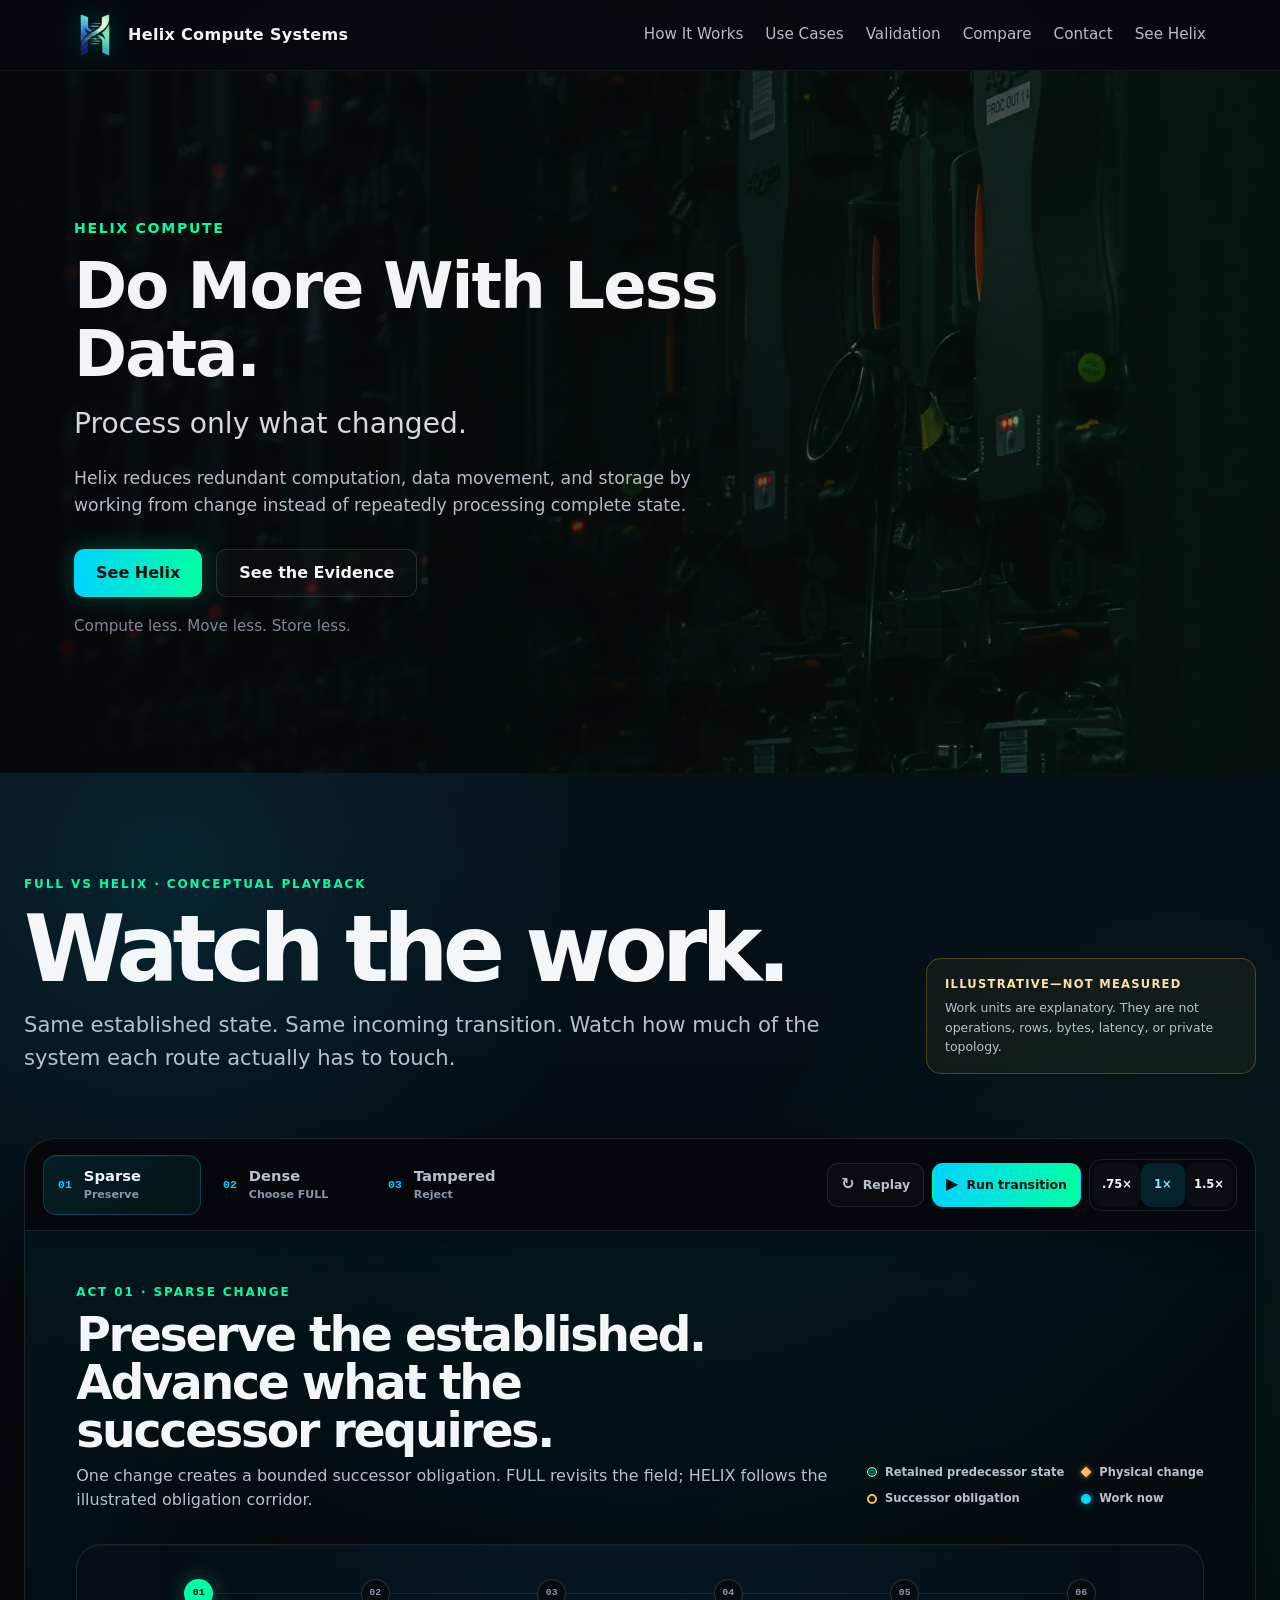
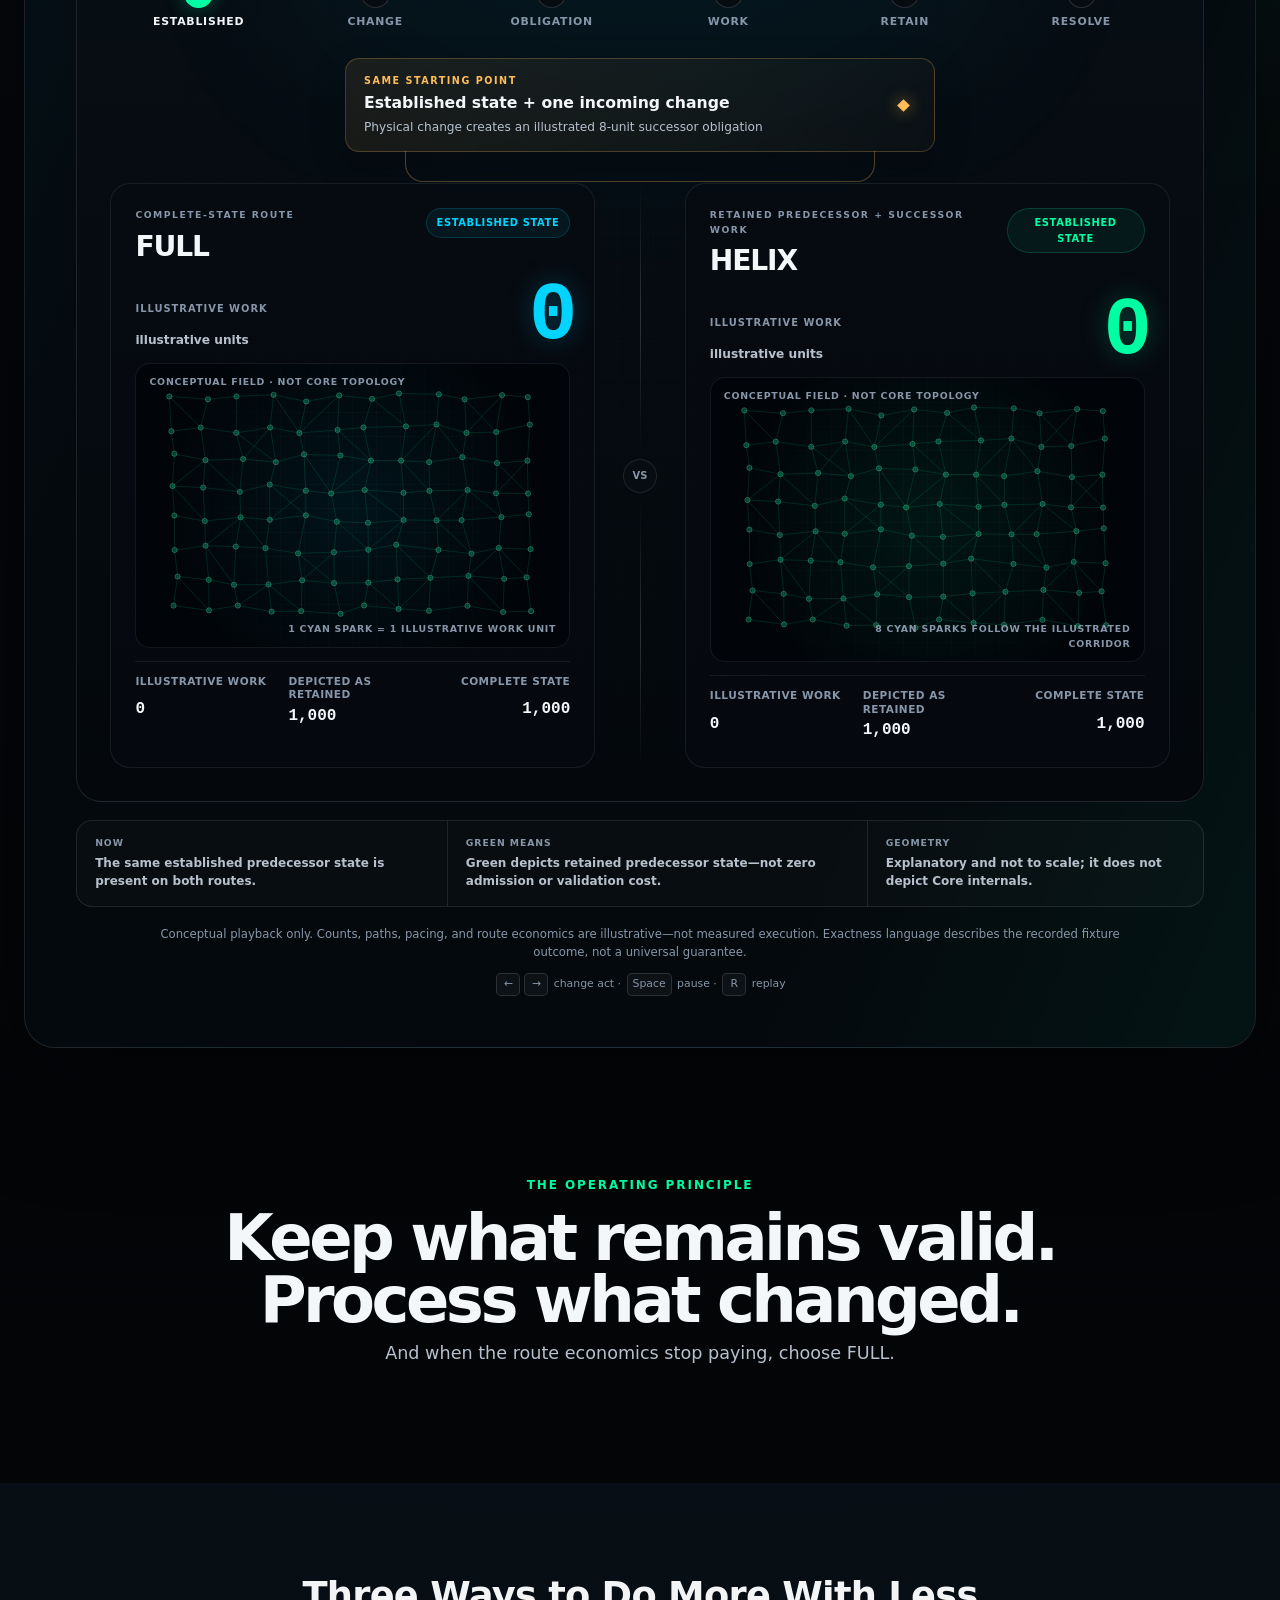
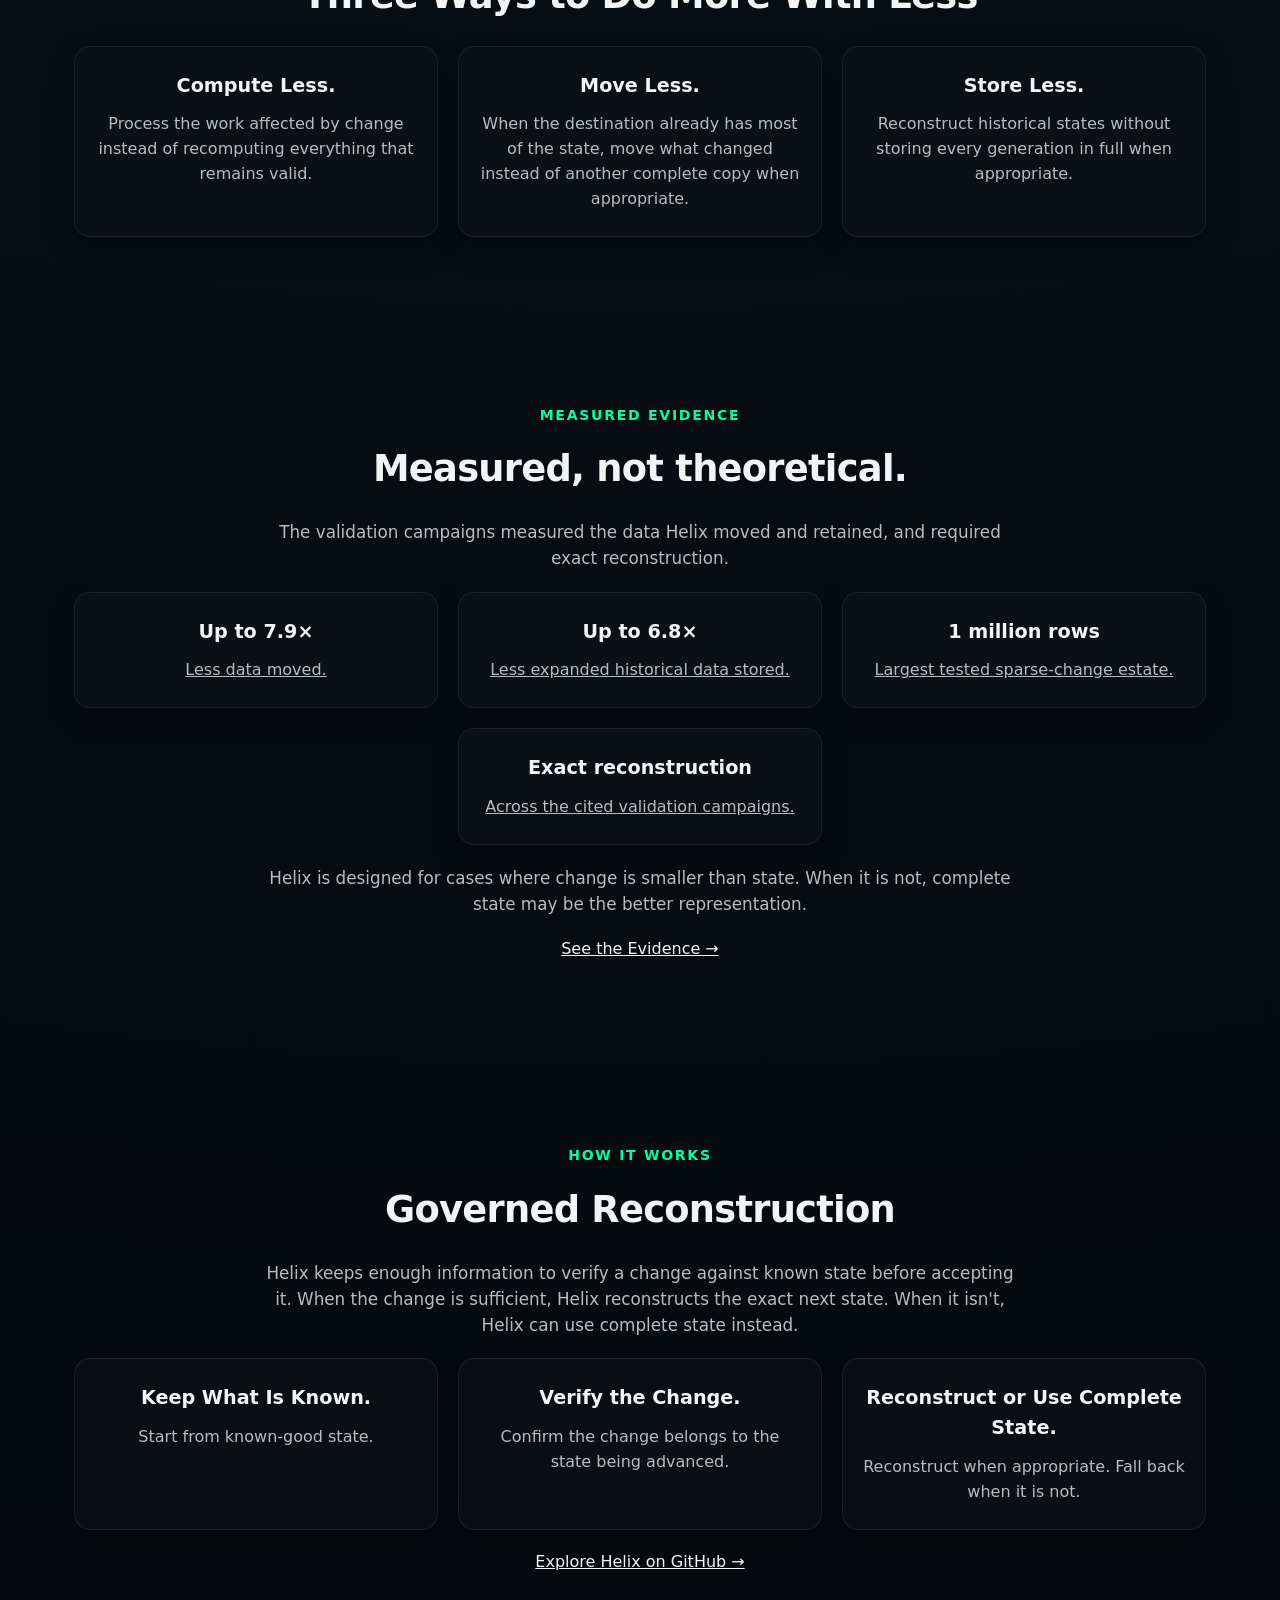
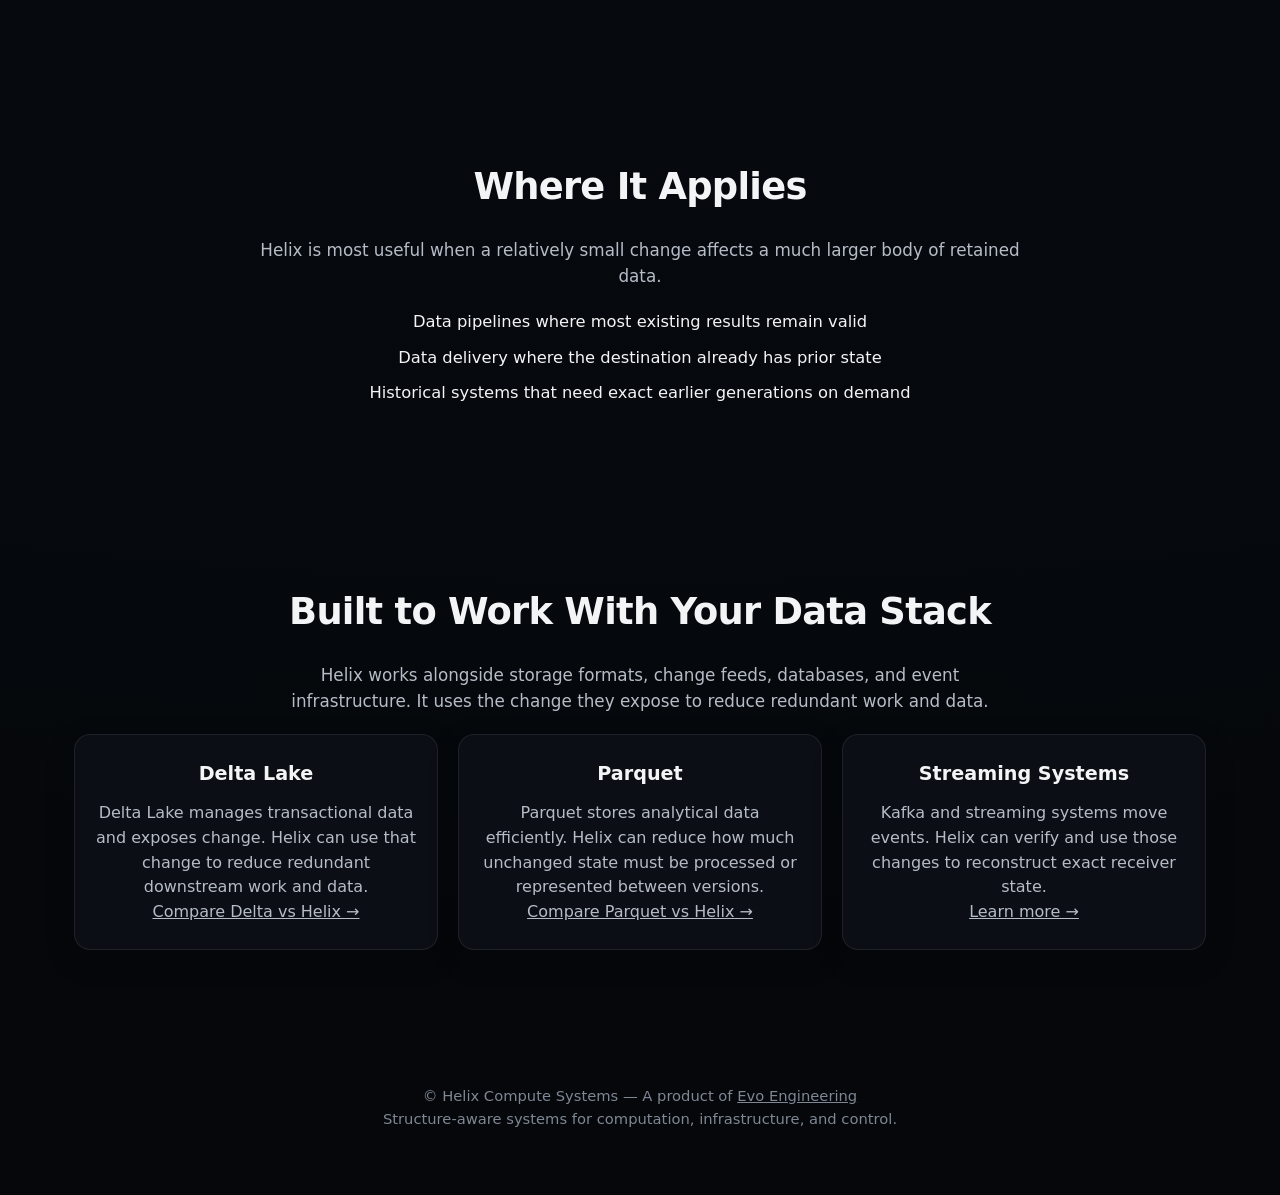
<file: index.html>
<!DOCTYPE html>
<html lang="en">
<head>
  <meta charset="UTF-8">
  <meta name="viewport" content="width=device-width, initial-scale=1.0">

  <title>Helix Compute | Do More With Less Data</title>

  <meta name="description" content="Helix helps systems compute less, move less, and store less by working from change instead of repeatedly processing complete state.">

  <meta name="keywords" content="Helix Compute, incremental computation, data movement, historical storage, governed reconstruction, exact state reconstruction">

  <meta name="author" content="Helix Compute Systems">

  <meta property="og:title" content="Do More With Less Data | Helix Compute">
  <meta property="og:description" content="When only part of the data changes, Helix helps avoid treating all of the data as new.">
  <meta property="og:type" content="website">
  <meta property="og:url" content="https://www.helixcompute.io/">
  <meta property="og:image" content="https://www.helixcompute.io/assets/logo/helix_compute_social_card.png">

  <meta name="twitter:card" content="summary_large_image">
  <meta name="twitter:title" content="Do More With Less Data | Helix Compute">
  <meta name="twitter:description" content="When only part of the data changes, Helix helps avoid treating all of the data as new.">
  <meta name="twitter:image" content="https://www.helixcompute.io/assets/logo/helix_compute_social_card.png">

  <link rel="canonical" href="https://www.helixcompute.io/">
  <link rel="icon" href="/favicon.ico" sizes="any">
  <link
    rel="preload"
    as="image"
    href="assets/images/hero.webp"
    fetchpriority="high">
  <link rel="stylesheet" href="./style.css">
  <link rel="stylesheet" href="./state-field-v2.css">
  <script type="application/ld+json">
  {
    "@context": "https://schema.org",
    "@graph": [
      {
        "@type": "Organization",
        "@id": "https://www.helixcompute.io/#organization",
        "name": "Helix Compute Systems",
        "url": "https://www.helixcompute.io/",
        "logo": "https://www.helixcompute.io/assets/logo/helix_compute_logo.png",
        "email": "contact@helixcompute.io"
      },
      {
        "@type": "WebSite",
        "@id": "https://www.helixcompute.io/#website",
        "url": "https://www.helixcompute.io/",
        "name": "Helix Compute Systems",
        "publisher": {
          "@id": "https://www.helixcompute.io/#organization"
        }
      }
    ]
  }
  </script>
</head>

<body>

<header class="site-header">
  <nav class="nav">
    <a href="/" class="brand">
      <img
        src="assets/logo/helix_logo_icon-42.webp"
        srcset="assets/logo/helix_logo_icon-42.webp 42w, assets/logo/helix_logo_icon-84.webp 84w, assets/logo/helix_logo_icon-126.webp 126w"
        sizes="42px"
        width="42"
        height="58"
        class="brand-logo"
        alt="Helix Compute Systems logo">
      <span class="brand-text">Helix Compute Systems</span>
    </a>

    <div class="nav-links">
      <a href="#how">How It Works</a>
      <a href="#use-cases">Use Cases</a>
      <a href="https://github.com/HelixComputeSystems/helixcompute-public/blob/evidence-v1.0.0/evidence/README.md" target="_blank" rel="noopener">Validation</a>
      <a href="#compare">Compare</a>
      <a href="contact.html">Contact</a>
      <a href="#see-helix">See Helix</a>
    </div>
  </nav>
</header>

<main>

<section class="hero">
  <div class="hero-overlay"></div>

  <div class="hero-content">

    <p class="eyebrow">Helix Compute</p>

    <h1>Do More With Less Data.</h1>

    <p class="hero-subtitle">
      Process only what changed.
    </p>

    <p class="hero-description">
      Helix reduces redundant computation, data movement, and storage by working from change instead of repeatedly processing complete state.
    </p>

    <div class="hero-actions">
      <a class="btn btn-primary" href="#see-helix">
        See Helix
      </a>

      <a href="https://github.com/HelixComputeSystems/helixcompute-public/blob/evidence-v1.0.0/evidence/README.md" class="btn btn-secondary" target="_blank" rel="noopener">
        See the Evidence
      </a>
    </div>

    <p class="hero-trust">
      Compute less. Move less. Store less.
    </p>

  </div>
</section>

<section class="sf-section" id="see-helix" aria-labelledby="sf-section-title">
  <div class="sf-section-intro">
    <div class="sf-section-copy">
      <p class="sf-eyebrow">FULL vs HELIX &middot; conceptual playback</p>
      <h2 id="sf-section-title">Watch the work.</h2>
      <p>
        Same established state. Same incoming transition. Watch how much of the system
        each route actually has to touch.
      </p>
    </div>

    <aside class="sf-playback-notice" aria-label="Simulation measurement boundary">
      <span class="sf-notice-label">Illustrative&mdash;not measured</span>
      <span>Work units are explanatory. They are not operations, rows, bytes, latency, or private topology.</span>
    </aside>
  </div>

  <div
    class="sf-prototype"
    id="sf-state-field"
    tabindex="-1"
    data-act="sparse"
    data-phase="established"
    data-playback="idle"
    aria-labelledby="sf-prototype-title">
    <h3 class="sf-visually-hidden" id="sf-prototype-title">Interactive State Field V2 simulation</h3>

    <div class="sf-prototype-toolbar">
      <div class="sf-act-tabs" role="tablist" aria-label="Choose a transition scene">
        <button
          class="sf-act-tab sf-is-active"
          id="sf-tab-sparse"
          type="button"
          role="tab"
          aria-selected="true"
          aria-controls="sf-act-panel"
          tabindex="0"
          data-act-target="sparse">
          <span class="sf-tab-number">01</span>
          <span class="sf-tab-copy">Sparse <small>Preserve</small></span>
        </button>
        <button
          class="sf-act-tab"
          id="sf-tab-dense"
          type="button"
          role="tab"
          aria-selected="false"
          aria-controls="sf-act-panel"
          tabindex="-1"
          data-act-target="dense">
          <span class="sf-tab-number">02</span>
          <span class="sf-tab-copy">Dense <small>Choose FULL</small></span>
        </button>
        <button
          class="sf-act-tab"
          id="sf-tab-tampered"
          type="button"
          role="tab"
          aria-selected="false"
          aria-controls="sf-act-panel"
          tabindex="-1"
          data-act-target="tampered">
          <span class="sf-tab-number">03</span>
          <span class="sf-tab-copy">Tampered <small>Reject</small></span>
        </button>
      </div>

      <div class="sf-playback-controls" role="group" aria-label="Visual playback controls">
        <button class="sf-control-button" id="sf-replay-button" type="button">
          <span class="sf-control-icon" aria-hidden="true">&#8635;</span>
          <span>Replay</span>
        </button>
        <button
          class="sf-control-button sf-primary-control"
          id="sf-pause-button"
          type="button"
          aria-label="Run visual transition">
          <span class="sf-control-icon sf-pause-icon" aria-hidden="true">&#9654;</span>
          <span class="sf-pause-label">Run transition</span>
        </button>
        <div class="sf-speed-controls" role="group" aria-label="Visual playback speed">
          <button type="button" data-speed="0.75" aria-label="0.75 times playback speed" aria-pressed="false">.75&times;</button>
          <button class="sf-is-active" type="button" data-speed="1" aria-label="1 times playback speed" aria-pressed="true">1&times;</button>
          <button type="button" data-speed="1.5" aria-label="1.5 times playback speed" aria-pressed="false">1.5&times;</button>
        </div>
      </div>
    </div>

    <div class="sf-mobile-scoreboard" aria-label="Current FULL and HELIX comparison">
      <div class="sf-mobile-score sf-mobile-score-full">
        <span id="sf-mobile-full-label">FULL WORK</span>
        <strong id="sf-mobile-full-count">0</strong>
        <small id="sf-mobile-full-unit">illustrative units</small>
      </div>
      <div class="sf-mobile-phase-block">
        <span>NOW</span>
        <strong id="sf-mobile-phase">Established</strong>
      </div>
      <div class="sf-mobile-score sf-mobile-score-helix">
        <span id="sf-mobile-helix-label">HELIX WORK</span>
        <strong id="sf-mobile-helix-count">0</strong>
        <small id="sf-mobile-helix-unit">illustrative units</small>
      </div>
    </div>

    <div class="sf-act-panel" id="sf-act-panel" role="tabpanel" aria-labelledby="sf-tab-sparse">
      <header class="sf-act-heading">
        <div class="sf-act-heading-copy">
          <p class="sf-act-kicker" id="sf-act-kicker">ACT 01 &middot; SPARSE CHANGE</p>
          <h3 id="sf-act-title">Preserve the established. Advance what the successor requires.</h3>
          <p id="sf-act-description">
            One change creates a bounded successor obligation. FULL revisits the field; HELIX follows the illustrated obligation corridor.
          </p>
        </div>

        <div class="sf-visual-legend" aria-label="Visual language">
          <span><i class="sf-legend-mark sf-retained" aria-hidden="true"></i> Retained predecessor state</span>
          <span><i class="sf-legend-mark sf-physical" aria-hidden="true"></i> Physical change</span>
          <span><i class="sf-legend-mark sf-obligation" aria-hidden="true"></i> Successor obligation</span>
          <span><i class="sf-legend-mark sf-work" aria-hidden="true"></i> Work now</span>
        </div>
      </header>

      <div
        class="sf-stage"
        tabindex="0"
        role="region"
        aria-label="Simulation stage. Left and Right Arrow keys change acts, Space pauses or resumes, and R replays.">
        <div class="sf-stage-grid" aria-hidden="true"></div>
        <div class="sf-stage-glow" aria-hidden="true"></div>

        <ol class="sf-phase-rail" aria-label="Conceptual transition sequence">
          <li data-phase-node="established"><span>01</span><strong>Established</strong></li>
          <li data-phase-node="change"><span>02</span><strong>Change</strong></li>
          <li data-phase-node="obligation"><span>03</span><strong>Obligation</strong></li>
          <li data-phase-node="work"><span>04</span><strong>Work</strong></li>
          <li data-phase-node="carry"><span>05</span><strong>Retain</strong></li>
          <li data-phase-node="resolve"><span>06</span><strong>Resolve</strong></li>
        </ol>

        <div class="sf-shared-cause" aria-label="Shared input to both routes">
          <div class="sf-cause-copy">
            <span class="sf-cause-overline" id="sf-cause-overline">SAME STARTING POINT</span>
            <strong id="sf-cause-title">Established state + one incoming change</strong>
            <small id="sf-cause-detail">Physical change creates an illustrated 8-unit successor obligation</small>
          </div>
          <div class="sf-cause-signal" aria-hidden="true">
            <span class="sf-signal-core"></span>
            <span class="sf-signal-ring"></span>
          </div>
        </div>

        <div class="sf-cinematic-frame">
          <div class="sf-field-comparison">
            <article class="sf-route sf-route-full" aria-labelledby="sf-full-route-title">
              <header class="sf-route-header">
                <div>
                  <p class="sf-route-overline" id="sf-full-route-overline">COMPLETE-STATE ROUTE</p>
                  <h3 id="sf-full-route-title">FULL</h3>
                </div>
                <span class="sf-route-status" id="sf-full-route-status">Established state</span>
              </header>

              <div class="sf-counter-block" aria-label="FULL work counter">
                <span class="sf-counter-label" id="sf-full-counter-label">ILLUSTRATIVE WORK</span>
                <strong class="sf-work-counter" id="sf-full-work-count">0</strong>
                <span class="sf-counter-unit" id="sf-full-counter-unit">illustrative units</span>
              </div>

              <div class="sf-network-shell">
                <canvas id="sf-full-network" aria-hidden="true"></canvas>
                <div class="sf-canvas-corner sf-canvas-corner-top">CONCEPTUAL FIELD &middot; NOT CORE TOPOLOGY</div>
                <div class="sf-canvas-corner sf-canvas-corner-bottom" id="sf-full-field-caption">1 cyan spark = 1 illustrative work unit</div>
                <div class="sf-route-sweep" aria-hidden="true"></div>
              </div>

              <dl class="sf-route-totals">
                <div>
                  <dt id="sf-full-processed-label">Illustrative work</dt>
                  <dd id="sf-full-processed">0</dd>
                </div>
                <div>
                  <dt id="sf-full-carried-label">Depicted as retained</dt>
                  <dd id="sf-full-carried">1,000</dd>
                </div>
                <div>
                  <dt id="sf-full-complete-label">Complete state</dt>
                  <dd id="sf-full-complete">1,000</dd>
                </div>
              </dl>
            </article>

            <div class="sf-comparison-spine" aria-hidden="true">
              <span class="sf-spine-line"></span>
              <span class="sf-spine-label">VS</span>
              <span class="sf-spine-line"></span>
            </div>

            <article class="sf-route sf-route-helix" aria-labelledby="sf-helix-route-title">
              <header class="sf-route-header">
                <div>
                  <p class="sf-route-overline" id="sf-helix-route-overline">RETAINED PREDECESSOR + SUCCESSOR WORK</p>
                  <h3 id="sf-helix-route-title">HELIX</h3>
                </div>
                <span class="sf-route-status" id="sf-helix-route-status">Established state</span>
              </header>

              <div class="sf-counter-block" aria-label="HELIX work counter">
                <span class="sf-counter-label" id="sf-helix-counter-label">ILLUSTRATIVE WORK</span>
                <strong class="sf-work-counter" id="sf-helix-work-count">0</strong>
                <span class="sf-counter-unit" id="sf-helix-counter-unit">illustrative units</span>
              </div>

              <div class="sf-network-shell">
                <canvas id="sf-helix-network" aria-hidden="true"></canvas>
                <div class="sf-canvas-corner sf-canvas-corner-top">CONCEPTUAL FIELD &middot; NOT CORE TOPOLOGY</div>
                <div class="sf-canvas-corner sf-canvas-corner-bottom" id="sf-helix-field-caption">8 cyan sparks follow the illustrated corridor</div>
                <div class="sf-admission-gate" id="sf-admission-gate" aria-hidden="true">
                  <span class="sf-gate-door sf-gate-door-a"></span>
                  <span class="sf-gate-door sf-gate-door-b"></span>
                  <span class="sf-gate-core"></span>
                </div>
              </div>

              <dl class="sf-route-totals">
                <div>
                  <dt id="sf-helix-processed-label">Illustrative work</dt>
                  <dd id="sf-helix-processed">0</dd>
                </div>
                <div>
                  <dt id="sf-helix-carried-label">Depicted as retained</dt>
                  <dd id="sf-helix-carried">1,000</dd>
                </div>
                <div>
                  <dt id="sf-helix-complete-label">Complete state</dt>
                  <dd id="sf-helix-complete">1,000</dd>
                </div>
              </dl>
            </article>
          </div>

          <section class="sf-climax" aria-labelledby="sf-climax-title">
            <div class="sf-climax-beam sf-climax-beam-left" aria-hidden="true"></div>
            <div class="sf-climax-beam sf-climax-beam-right" aria-hidden="true"></div>

            <div class="sf-climax-route sf-climax-route-full">
              <span id="sf-climax-full-label">FULL</span>
              <strong id="sf-climax-full-main">1,000 illustrative units</strong>
              <small id="sf-climax-full-sub">0 depicted as retained &middot; 1,000 complete</small>
            </div>

            <div class="sf-climax-seal">
              <span class="sf-seal-orbit sf-seal-orbit-a" aria-hidden="true"></span>
              <span class="sf-seal-orbit sf-seal-orbit-b" aria-hidden="true"></span>
              <div>
                <span class="sf-seal-kicker" id="sf-climax-kicker">CONCEPTUAL PLAYBACK</span>
                <h3 id="sf-climax-title">SAME RESULT</h3>
                <p id="sf-climax-detail">Illustrative paths; the same complete successor.</p>
              </div>
            </div>

            <div class="sf-climax-route sf-climax-route-helix">
              <span id="sf-climax-helix-label">HELIX</span>
              <strong id="sf-climax-helix-main">8 illustrative units</strong>
              <small id="sf-climax-helix-sub">992 depicted as retained &middot; 1,000 complete</small>
            </div>
          </section>
        </div>

        <dl class="sf-admission-summary" id="sf-admission-summary" aria-label="Tampered transition result" hidden>
          <div>
            <dt>Admission check</dt>
            <dd id="sf-admission-check">Performed</dd>
          </div>
          <div>
            <dt>Successor work</dt>
            <dd id="sf-successor-work">0</dd>
          </div>
          <div>
            <dt>Receiver mutation</dt>
            <dd id="sf-receiver-mutation">None</dd>
          </div>
        </dl>

        <section class="sf-route-economics" id="sf-route-economics" aria-labelledby="sf-economics-title">
          <div class="sf-economics-copy">
            <p id="sf-economics-overline">ILLUSTRATIVE ROUTE BURDEN</p>
            <h3 id="sf-economics-title">Selective route stays below FULL.</h3>
            <span id="sf-economics-note">This scene uses illustrative units&mdash;not a measured cost model.</span>
          </div>
          <div class="sf-economics-bars" aria-hidden="true">
            <div class="sf-economics-row">
              <span>FULL</span>
              <div class="sf-economics-track"><i class="sf-economics-full"></i></div>
              <strong id="sf-economics-full-value">1,000 i.u.</strong>
            </div>
            <div class="sf-economics-row">
              <span>SELECTIVE</span>
              <div class="sf-economics-track"><i class="sf-economics-selective"></i></div>
              <strong id="sf-economics-selective-value">8 i.u.</strong>
            </div>
          </div>
        </section>
      </div>

      <div class="sf-status-strip" aria-label="Current scene explanation">
        <div>
          <span>NOW</span>
          <strong id="sf-phase-status">Established predecessor state is present on both routes.</strong>
        </div>
        <div>
          <span>GREEN MEANS</span>
          <strong>Green depicts retained predecessor state&mdash;not zero admission or validation cost.</strong>
        </div>
        <div>
          <span>GEOMETRY</span>
          <strong>Explanatory and not to scale; it does not depict Core internals.</strong>
        </div>
      </div>

      <p class="sf-prototype-caption" id="sf-prototype-caption">
        Conceptual playback only. Counts, paths, pacing, and route economics are illustrative&mdash;not measured execution.
        Exactness language describes the recorded fixture outcome, not a universal guarantee.
      </p>

      <p class="sf-keyboard-hint">
        <kbd>&larr;</kbd><kbd>&rarr;</kbd> change act &middot; <kbd>Space</kbd> pause &middot; <kbd>R</kbd> replay
      </p>

      <div class="sf-visually-hidden" id="sf-live-status" role="status" aria-live="polite" aria-atomic="true"></div>
    </div>
  </div>

  <div class="sf-closing-note" aria-labelledby="sf-closing-title">
    <p class="sf-eyebrow">The operating principle</p>
    <h2 id="sf-closing-title">Keep what remains valid. Process what changed.</h2>
    <p>And when the route economics stop paying, choose FULL.</p>
  </div>
</section>

<section class="how">
  <div class="section-inner">
    <h2>Three Ways to Do More With Less</h2>
    <div class="grid">
      <div class="card">
        <h3>Compute Less.</h3>
        <p>Process the work affected by change instead of recomputing everything that remains valid.</p>
      </div>

      <div class="card">
        <h3>Move Less.</h3>
        <p>When the destination already has most of the state, move what changed instead of another complete copy when appropriate.</p>
      </div>

      <div class="card">
        <h3>Store Less.</h3>
        <p>Reconstruct historical states without storing every generation in full when appropriate.</p>
      </div>
    </div>
  </div>
</section>

<section id="validation" class="how">
  <div class="section-inner">
    <p class="eyebrow section-eyebrow">Measured Evidence</p>
    <h2>Measured, not theoretical.</h2>

    <p class="section-copy">
      The validation campaigns measured the data Helix moved and retained, and required exact reconstruction.
    </p>

    <div class="grid">
      <div class="card">
        <h3>Up to 7.9&times;</h3>
        <p><a href="https://github.com/HelixComputeSystems/helixcompute-public/blob/evidence-v1.0.0/evidence/releases/v1/receipts/ER-04-transport/README.md" target="_blank" rel="noopener">Less data moved.</a></p>
      </div>

      <div class="card">
        <h3>Up to 6.8&times;</h3>
        <p><a href="https://github.com/HelixComputeSystems/helixcompute-public/blob/evidence-v1.0.0/evidence/releases/v1/receipts/ER-05-historical-storage/README.md" target="_blank" rel="noopener">Less expanded historical data stored.</a></p>
      </div>

      <div class="card">
        <h3>1 million rows</h3>
        <p><a href="https://github.com/HelixComputeSystems/helixcompute-public/blob/evidence-v1.0.0/evidence/releases/v1/receipts/ER-06-scaling/README.md" target="_blank" rel="noopener">Largest tested sparse-change estate.</a></p>
      </div>

      <div class="card validation-exactness-card">
        <h3>Exact reconstruction</h3>
        <p><a href="https://github.com/HelixComputeSystems/helixcompute-public/blob/evidence-v1.0.0/evidence/README.md" target="_blank" rel="noopener">Across the cited validation campaigns.</a></p>
      </div>
    </div>

    <p class="section-copy section-copy-last">
      Helix is designed for cases where change is smaller than state. When it is not, complete state may be the better representation.
    </p>
    <p class="section-link">
      <a href="https://github.com/HelixComputeSystems/helixcompute-public/blob/evidence-v1.0.0/evidence/README.md" target="_blank" rel="noopener">See the Evidence &rarr;</a>
    </p>
  </div>
</section>

<section id="how" class="how">
  <div class="section-inner">
    <p class="eyebrow section-eyebrow">How It Works</p>
    <h2>Governed Reconstruction</h2>

    <p class="section-copy">
      Helix keeps enough information to verify a change against known state before accepting it. When the change is sufficient, Helix reconstructs the exact next state. When it isn't, Helix can use complete state instead.
    </p>

    <div class="grid">
      <div class="card">
        <h3>Keep What Is Known.</h3>
        <p>Start from known-good state.</p>
      </div>

      <div class="card">
        <h3>Verify the Change.</h3>
        <p>Confirm the change belongs to the state being advanced.</p>
      </div>

      <div class="card">
        <h3>Reconstruct or Use Complete State.</h3>
        <p>Reconstruct when appropriate. Fall back when it is not.</p>
      </div>
    </div>
    <p class="section-link">
      <a href="https://github.com/HelixComputeSystems/helixcompute-public" target="_blank" rel="noopener">Explore Helix on GitHub &rarr;</a>
    </p>
  </div>
</section>

<section id="use-cases" class="use">
  <div class="section-inner narrow">
    <h2>Where It Applies</h2>

    <p class="section-copy">
      Helix is most useful when a relatively small change affects a much larger body of retained data.
    </p>

    <ul class="use-list">
      <li>Data pipelines where most existing results remain valid</li>
      <li>Data delivery where the destination already has prior state</li>
      <li>Historical systems that need exact earlier generations on demand</li>
    </ul>
  </div>
</section>

<section id="compare" class="compare">
  <div class="section-inner">
    <h2>Built to Work With Your Data Stack</h2>

    <p class="section-copy">
      Helix works alongside storage formats, change feeds, databases, and event infrastructure. It uses the change they expose to reduce redundant work and data.
    </p>

    <div class="grid">

      <div class="card">
        <h3>Delta Lake</h3>
        <p>
          Delta Lake manages transactional data and exposes change. Helix can use that change to reduce redundant downstream work and data.
        </p>
        <p><a href="delta-vs-helix.html">Compare Delta vs Helix →</a></p>
      </div>

      <div class="card">
        <h3>Parquet</h3>
        <p>
          Parquet stores analytical data efficiently. Helix can reduce how much unchanged state must be processed or represented between versions.
        </p>
        <p><a href="parquet-vs-helix.html">Compare Parquet vs Helix →</a></p>
      </div>

      <div class="card">
        <h3>Streaming Systems</h3>
        <p>
          Kafka and streaming systems move events. Helix can verify and use those changes to reconstruct exact receiver state.
        </p>
        <p><a href="helix-vs-kafka.html">Learn more →</a></p>
      </div>

    </div>
  </div>
</section>

</main>

<footer class="site-footer">
  <p>
  © Helix Compute Systems — A product of 
  <a href="https://evo.engineering" target="_blank" rel="noopener">
    Evo Engineering
  </a><br>
  Structure-aware systems for computation, infrastructure, and control.
</p>
</footer>

<script src="/state-field-v2.js" type="module"></script>

</body>
</html>
</file>
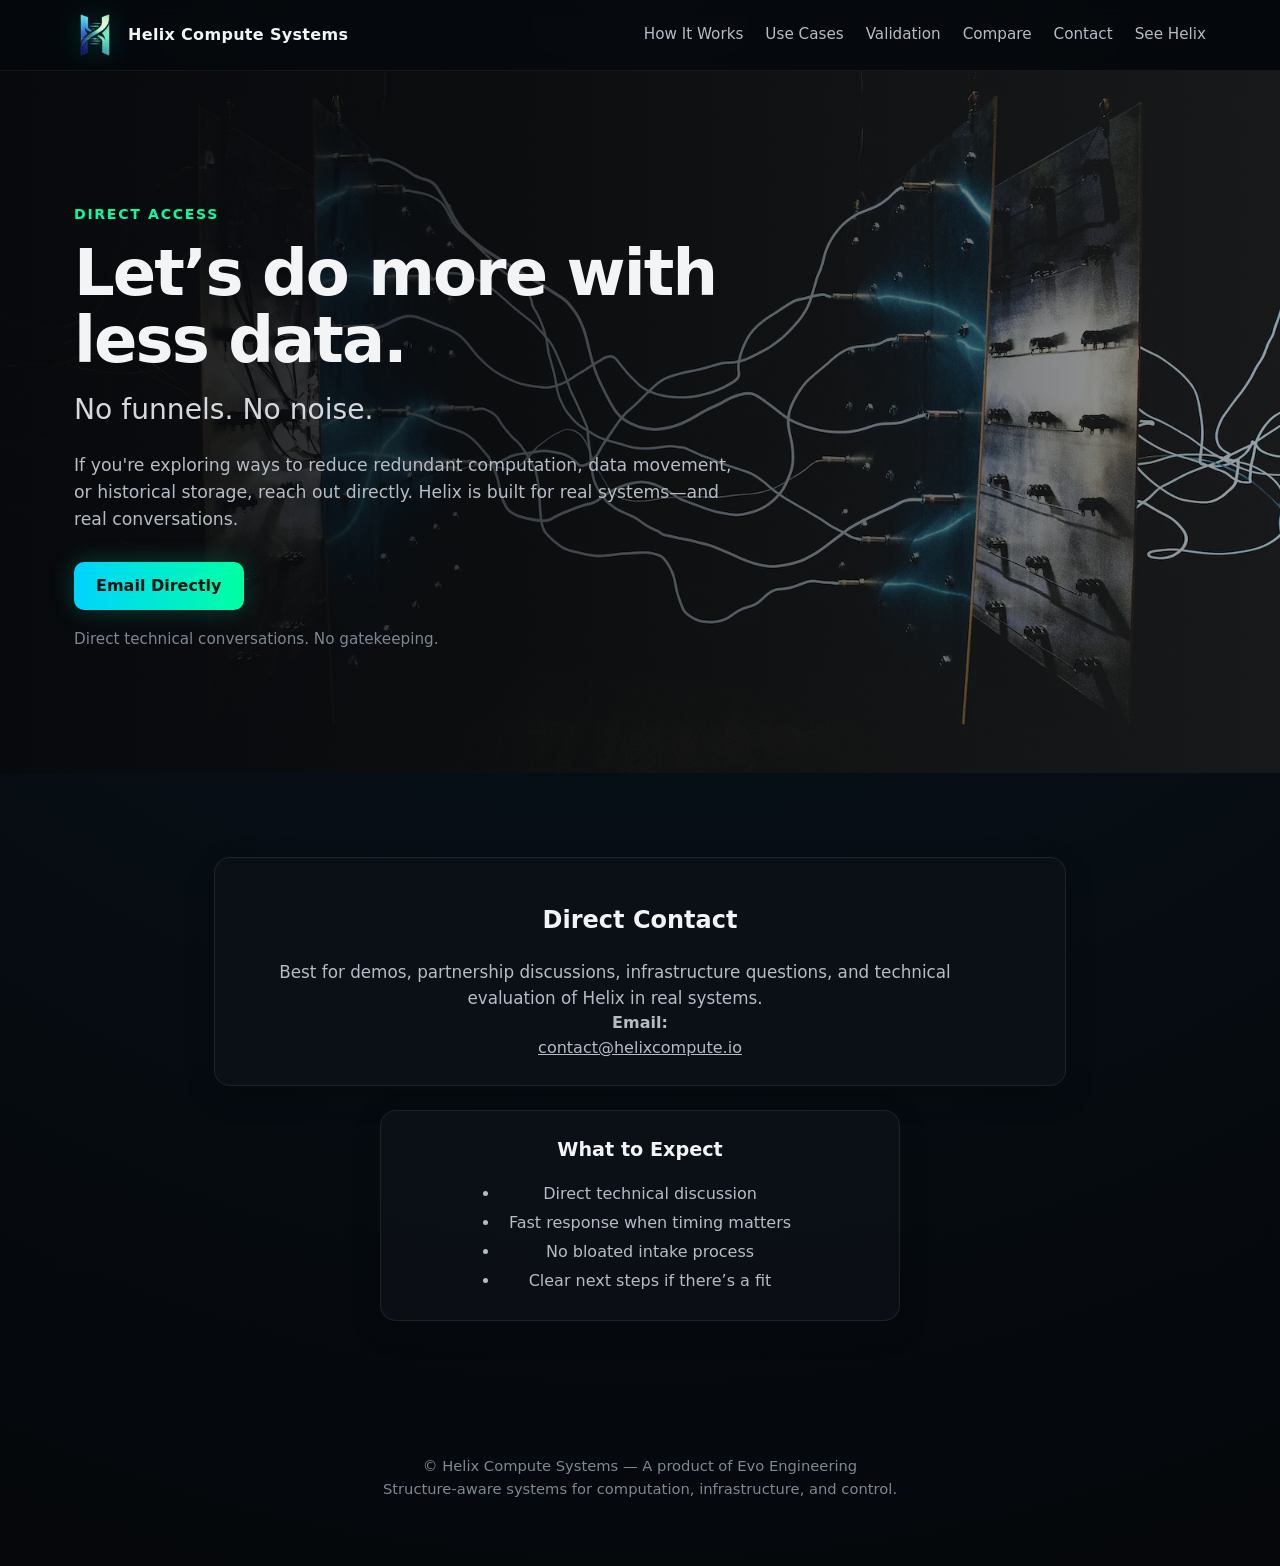
<file: contact.html>
<!DOCTYPE html>
<html lang="en">
<head>
  <meta charset="UTF-8" />
  <meta name="viewport" content="width=device-width, initial-scale=1.0" />

  <title>Contact Helix Compute | Do More With Less Data</title>

  <meta name="description" content="Contact Helix Compute for demos, partnerships, and technical discussions about reducing redundant computation, data movement, and storage." />
  <meta name="author" content="Helix Compute Systems" />

  <meta property="og:title" content="Contact Helix Compute Systems" />
  <meta property="og:description" content="Direct technical conversations. No funnels. No noise." />
  <meta property="og:type" content="website" />
  <meta property="og:url" content="https://www.helixcompute.io/contact.html" />
  <meta property="og:image" content="https://www.helixcompute.io/assets/logo/helix_compute_social_card.png" />

  <meta name="twitter:card" content="summary_large_image" />
  <meta name="twitter:title" content="Contact Helix Compute" />
  <meta name="twitter:description" content="Talk with Helix Compute about computing less, moving less, and storing less by working from change." />
  <meta name="twitter:image" content="https://www.helixcompute.io/assets/logo/helix_compute_social_card.png" />

  <link rel="canonical" href="https://www.helixcompute.io/contact.html" />
  <link rel="icon" href="/favicon.ico" sizes="any" />
  <link
    rel="preload"
    as="image"
    href="assets/images/hero-contact.webp"
    fetchpriority="high" />
  <link rel="stylesheet" href="./style.css" />
</head>

<body>

<header class="site-header">
  <nav class="nav">
    <a href="/" class="brand">
      <img
        src="assets/logo/helix_logo_icon-42.webp"
        srcset="assets/logo/helix_logo_icon-42.webp 42w, assets/logo/helix_logo_icon-84.webp 84w, assets/logo/helix_logo_icon-126.webp 126w"
        sizes="42px"
        width="42"
        height="58"
        class="brand-logo"
        alt="Helix Compute Systems logo">
      <span class="brand-text">Helix Compute Systems</span>
    </a>

    <div class="nav-links">
      <a href="/#how">How It Works</a>
      <a href="/#use-cases">Use Cases</a>
      <a href="https://github.com/HelixComputeSystems/helixcompute-public/blob/evidence-v1.0.0/evidence/README.md" target="_blank" rel="noopener">Validation</a>
      <a href="/#compare">Compare</a>
      <a href="contact.html">Contact</a>
      <a href="./#see-helix">See Helix</a>
    </div>
  </nav>
</header>

<main>

<!-- HERO -->
<section class="hero hero-contact">
  <div class="hero-overlay"></div>

  <div class="hero-content">

    <p class="eyebrow">Direct Access</p>

    <h1>Let’s do more with less data.</h1>

    <p class="hero-subtitle">
      No funnels. No noise.
    </p>

    <p class="hero-description">
      If you're exploring ways to reduce redundant computation, data movement, or historical storage,
      reach out directly. Helix is built for real systems—and real conversations.
    </p>

    <div class="hero-actions">
      <a href="mailto:contact@helixcompute.io" class="btn btn-primary">
        Email Directly
      </a>
    </div>

    <p class="hero-trust">
      Direct technical conversations. No gatekeeping.
    </p>

  </div>
</section>

<!-- CONTACT INFO -->
<section class="proof-section">
  <div class="section-inner narrow">

    <div class="card">
      <h2>Direct Contact</h2>

      <p class="section-copy">
        Best for demos, partnership discussions, infrastructure questions,
        and technical evaluation of Helix in real systems.
      </p>

      <p class="contact-email">
        <strong>Email:</strong><br>
        <a href="mailto:contact@helixcompute.io">contact@helixcompute.io</a>
      </p>
    </div>

    <div class="card contact-expectations">
      <h3>What to Expect</h3>

      <ul class="contact-expectations-list">
        <li>Direct technical discussion</li>
        <li>Fast response when timing matters</li>
        <li>No bloated intake process</li>
        <li>Clear next steps if there’s a fit</li>
      </ul>
    </div>

  </div>
</section>

</main>

<footer class="site-footer">
  <p>
    © Helix Compute Systems — A product of Evo Engineering<br>
    Structure-aware systems for computation, infrastructure, and control.
  </p>
</footer>

</body>
</html>
</file>
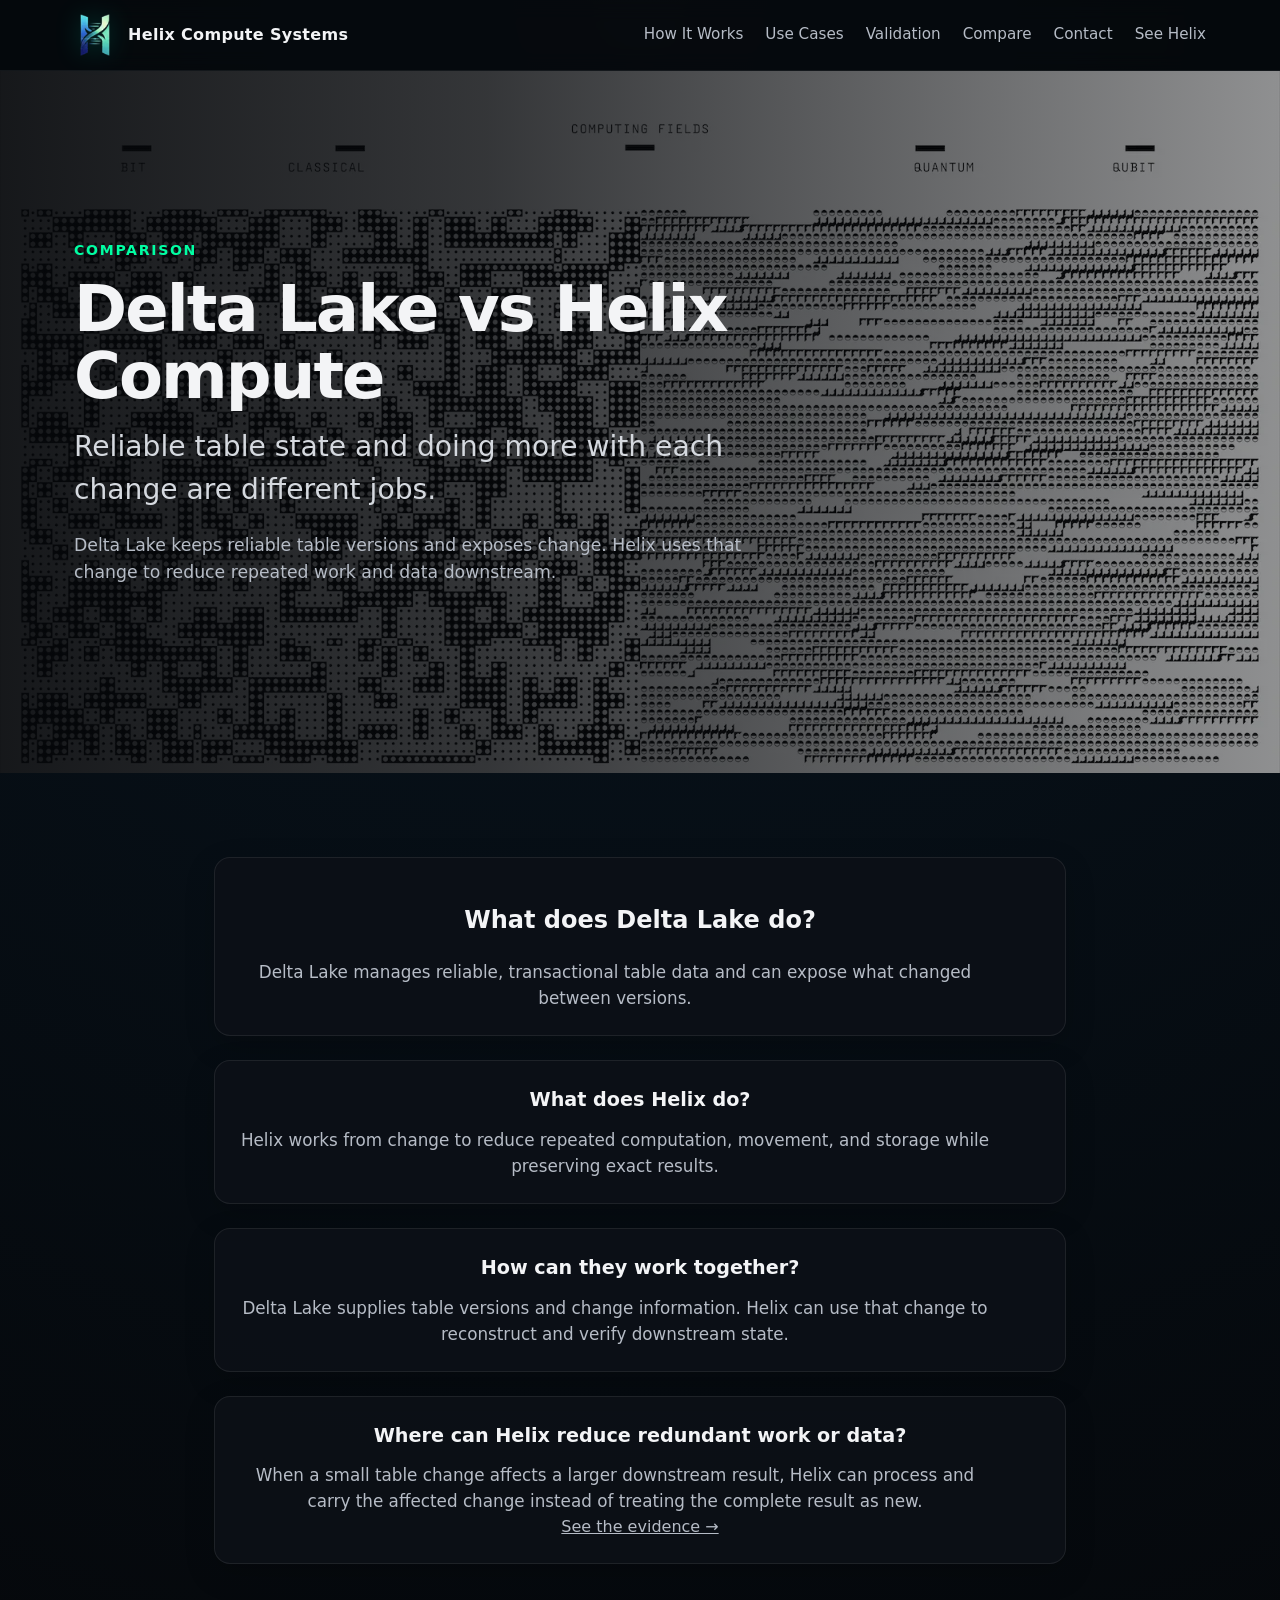
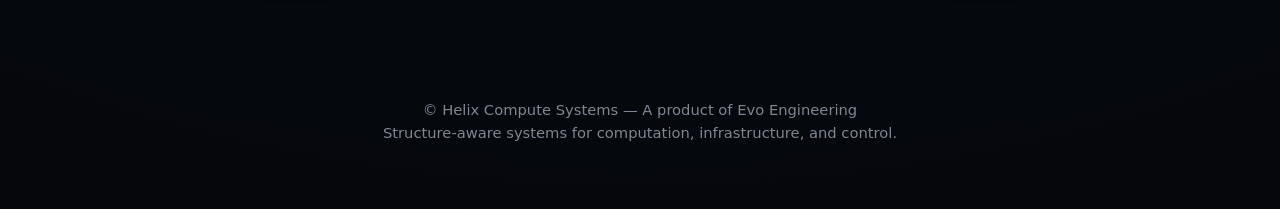
<file: delta-vs-helix.html>
<!DOCTYPE html>
<html lang="en">
<head>
  <meta charset="UTF-8" />
  <meta name="viewport" content="width=device-width, initial-scale=1.0" />

  <title>Delta Lake vs Helix Compute | Working From Change</title>

  <meta name="description" content="Delta Lake manages reliable table versions. Helix uses change to reduce repeated work and data downstream." />

  <meta name="keywords" content="Delta Lake vs Helix, Change Data Feed, incremental computing, data movement, reconstructable history" />

  <meta name="author" content="Helix Compute Systems" />
  <meta name="robots" content="index, follow" />

  <meta property="og:title" content="Delta Lake vs Helix Compute | Working From Change" />
  <meta property="og:description" content="See how Delta Lake and Helix can work together to reduce repeated work and data." />
  <meta property="og:type" content="website" />
  <meta property="og:url" content="https://www.helixcompute.io/delta-vs-helix.html" />
  <meta property="og:image" content="https://www.helixcompute.io/assets/logo/helix_compute_social_card.png" />

  <meta name="twitter:card" content="summary_large_image" />
  <meta name="twitter:title" content="Delta Lake vs Helix Compute | Working From Change" />
  <meta name="twitter:description" content="See how Delta Lake and Helix can work together to reduce repeated work and data." />
  <meta name="twitter:image" content="https://www.helixcompute.io/assets/logo/helix_compute_social_card.png" />

  <link rel="canonical" href="https://www.helixcompute.io/delta-vs-helix.html" />
  <link rel="icon" href="/favicon.ico" sizes="any" />
  <link
    rel="preload"
    as="image"
    href="assets/images/hero-delta-vs-helix.webp"
    fetchpriority="high" />

  <link rel="stylesheet" href="style.css" />
</head>

<body>

<header class="site-header">
  <nav class="nav">
    <a href="./" class="brand">
      <img
        src="assets/logo/helix_logo_icon-42.webp"
        srcset="assets/logo/helix_logo_icon-42.webp 42w, assets/logo/helix_logo_icon-84.webp 84w, assets/logo/helix_logo_icon-126.webp 126w"
        sizes="42px"
        width="42"
        height="58"
        class="brand-logo"
        alt="Helix Compute Systems logo">
      <span class="brand-text">Helix Compute Systems</span>
    </a>

    <div class="nav-links">
      <a href="./#how">How It Works</a>
      <a href="./#use-cases">Use Cases</a>
      <a href="https://github.com/HelixComputeSystems/helixcompute-public/blob/evidence-v1.0.0/evidence/README.md" target="_blank" rel="noopener">Validation</a>
      <a href="./#compare">Compare</a>
      <a href="contact.html">Contact</a>
      <a href="./#see-helix">See Helix</a>
    </div>
  </nav>
</header>

<main>

<!-- HERO -->
<section class="hero hero-delta">
  <div class="hero-overlay"></div>

  <div class="hero-content">

    <p class="eyebrow">COMPARISON</p>

    <h1>Delta Lake vs Helix Compute</h1>

    <p class="hero-subtitle">
      Reliable table state and doing more with each change are different jobs.
    </p>

    <p class="hero-description">
      Delta Lake keeps reliable table versions and exposes change. Helix uses that change to reduce repeated work and data downstream.
    </p>

  </div>
</section>

<!-- CONTENT -->
<section class="proof-section">
  <div class="section-inner narrow">

    <div class="card">
      <h2>What does Delta Lake do?</h2>
      <p class="section-copy">Delta Lake manages reliable, transactional table data and can expose what changed between versions.</p>
    </div>

    <div class="card comparison-detail-card">
      <h3>What does Helix do?</h3>
      <p class="section-copy">Helix works from change to reduce repeated computation, movement, and storage while preserving exact results.</p>
    </div>

    <div class="card comparison-detail-card">
      <h3>How can they work together?</h3>
      <p class="section-copy">Delta Lake supplies table versions and change information. Helix can use that change to reconstruct and verify downstream state.</p>
    </div>

    <div class="card comparison-detail-card">
      <h3>Where can Helix reduce redundant work or data?</h3>
      <p class="section-copy">When a small table change affects a larger downstream result, Helix can process and carry the affected change instead of treating the complete result as new.</p>
      <p><a href="https://github.com/HelixComputeSystems/helixcompute-public/blob/evidence-v1.0.0/evidence/README.md" target="_blank" rel="noopener">See the evidence &rarr;</a></p>
    </div>

  </div>
</section>

</main>

<footer class="site-footer">
  <p>
    © Helix Compute Systems — A product of Evo Engineering<br>
    Structure-aware systems for computation, infrastructure, and control.
  </p>
</footer>

</body>
</html>
</file>
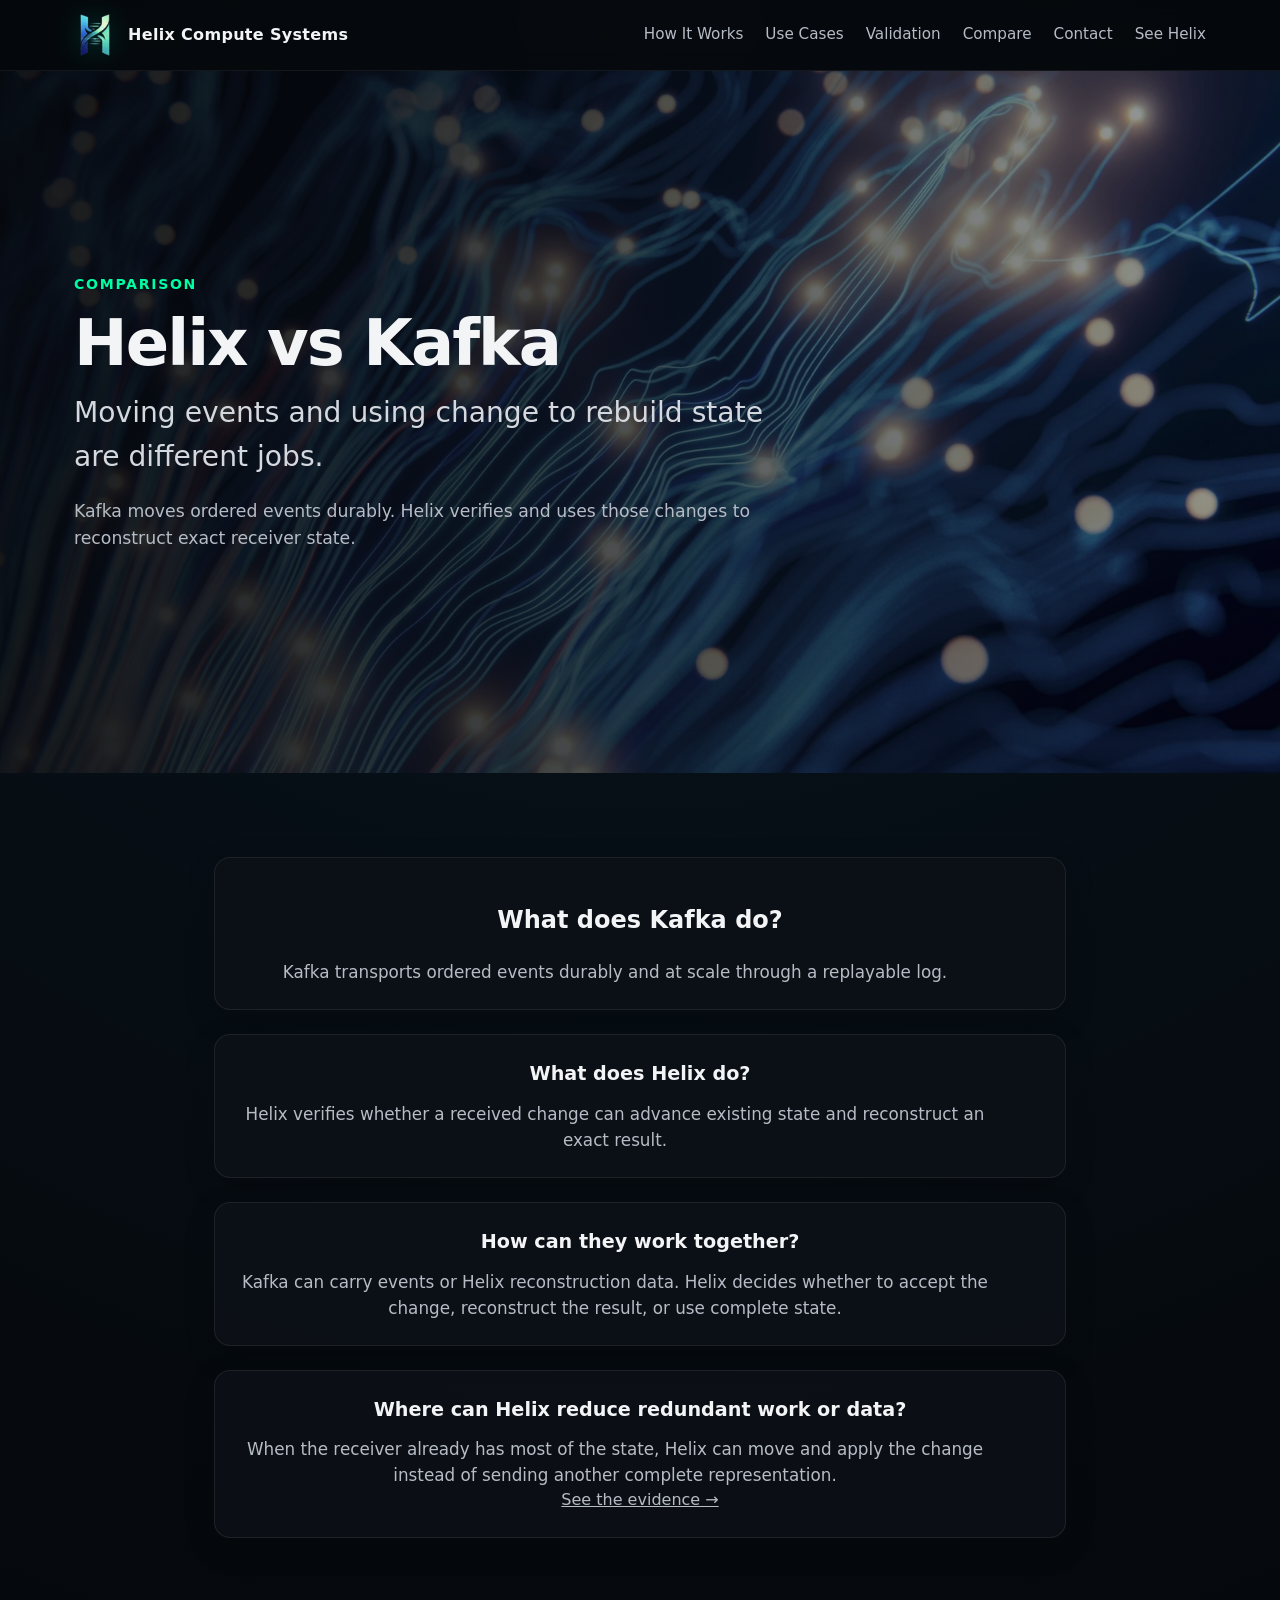
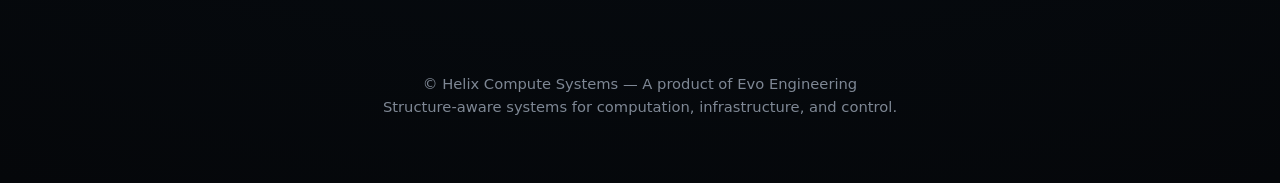
<file: helix-vs-kafka.html>
<!DOCTYPE html>
<html lang="en">
<head>
  <meta charset="UTF-8" />
  <meta name="viewport" content="width=device-width, initial-scale=1.0" />

  <title>Kafka vs Helix Compute | Events and Change</title>

  <meta
    name="description"
    content="Kafka moves ordered events. Helix uses change to reduce repeated data and reconstruct exact receiver state."
  />
  <meta
    name="keywords"
    content="Kafka vs Helix, event streaming, data movement, incremental computing, reconstructable state"
  />

  <meta name="author" content="Helix Compute Systems" />
  <meta name="robots" content="index, follow" />

  <link rel="canonical" href="https://www.helixcompute.io/helix-vs-kafka.html" />
  <link rel="icon" href="/favicon.ico" sizes="any" />
  <link
    rel="preload"
    as="image"
    href="assets/images/hero-kafka.webp"
    fetchpriority="high" />

  <!-- Open Graph -->
  <meta property="og:title" content="Kafka vs Helix Compute | Events and Change" />
  <meta property="og:description" content="See how event transport and change-based reconstruction can work together." />
  <meta property="og:type" content="website" />
  <meta property="og:url" content="https://www.helixcompute.io/helix-vs-kafka.html" />
  <meta property="og:image" content="https://www.helixcompute.io/assets/logo/helix_compute_social_card.png" />

  <!-- Twitter -->
  <meta name="twitter:card" content="summary_large_image" />
  <meta name="twitter:title" content="Kafka vs Helix Compute | Events and Change" />
  <meta name="twitter:description" content="See how event transport and change-based reconstruction can work together." />
  <meta name="twitter:image" content="https://www.helixcompute.io/assets/logo/helix_compute_social_card.png" />

  <link rel="stylesheet" href="style.css" />
</head>

<body>

<header class="site-header">
  <nav class="nav">
    <a href="./" class="brand">
      <img
        src="assets/logo/helix_logo_icon-42.webp"
        srcset="assets/logo/helix_logo_icon-42.webp 42w, assets/logo/helix_logo_icon-84.webp 84w, assets/logo/helix_logo_icon-126.webp 126w"
        sizes="42px"
        width="42"
        height="58"
        class="brand-logo"
        alt="Helix Compute Systems logo">
      <span class="brand-text">Helix Compute Systems</span>
    </a>

    <div class="nav-links">
      <a href="./#how">How It Works</a>
      <a href="./#use-cases">Use Cases</a>
      <a href="https://github.com/HelixComputeSystems/helixcompute-public/blob/evidence-v1.0.0/evidence/README.md" target="_blank" rel="noopener">Validation</a>
      <a href="./#compare">Compare</a>
      <a href="contact.html">Contact</a>
      <a href="./#see-helix">See Helix</a>
    </div>
  </nav>
</header>

<main>

<!-- HERO -->
<section class="hero hero-kafka">
  <div class="hero-overlay"></div>

  <div class="hero-content">

    <p class="eyebrow">COMPARISON</p>

    <h1>Helix vs Kafka</h1>

    <p class="hero-subtitle">
      Moving events and using change to rebuild state are different jobs.
    </p>

    <p class="hero-description">
      Kafka moves ordered events durably. Helix verifies and uses those changes to reconstruct exact receiver state.
    </p>

  </div>
</section>

<!-- CONTENT -->
<section class="proof-section">
  <div class="section-inner narrow">

    <div class="card">
      <h2>What does Kafka do?</h2>
      <p class="section-copy">Kafka transports ordered events durably and at scale through a replayable log.</p>
    </div>

    <div class="card comparison-detail-card">
      <h3>What does Helix do?</h3>
      <p class="section-copy">Helix verifies whether a received change can advance existing state and reconstruct an exact result.</p>
    </div>

    <div class="card comparison-detail-card">
      <h3>How can they work together?</h3>
      <p class="section-copy">Kafka can carry events or Helix reconstruction data. Helix decides whether to accept the change, reconstruct the result, or use complete state.</p>
    </div>

    <div class="card comparison-detail-card">
      <h3>Where can Helix reduce redundant work or data?</h3>
      <p class="section-copy">When the receiver already has most of the state, Helix can move and apply the change instead of sending another complete representation.</p>
      <p><a href="https://github.com/HelixComputeSystems/helixcompute-public/blob/evidence-v1.0.0/evidence/README.md" target="_blank" rel="noopener">See the evidence &rarr;</a></p>
    </div>

  </div>
</section>

</main>

<footer class="site-footer">
  <p>
    © Helix Compute Systems — A product of Evo Engineering<br>
    Structure-aware systems for computation, infrastructure, and control.
  </p>
</footer>

</body>
</html>
</file>
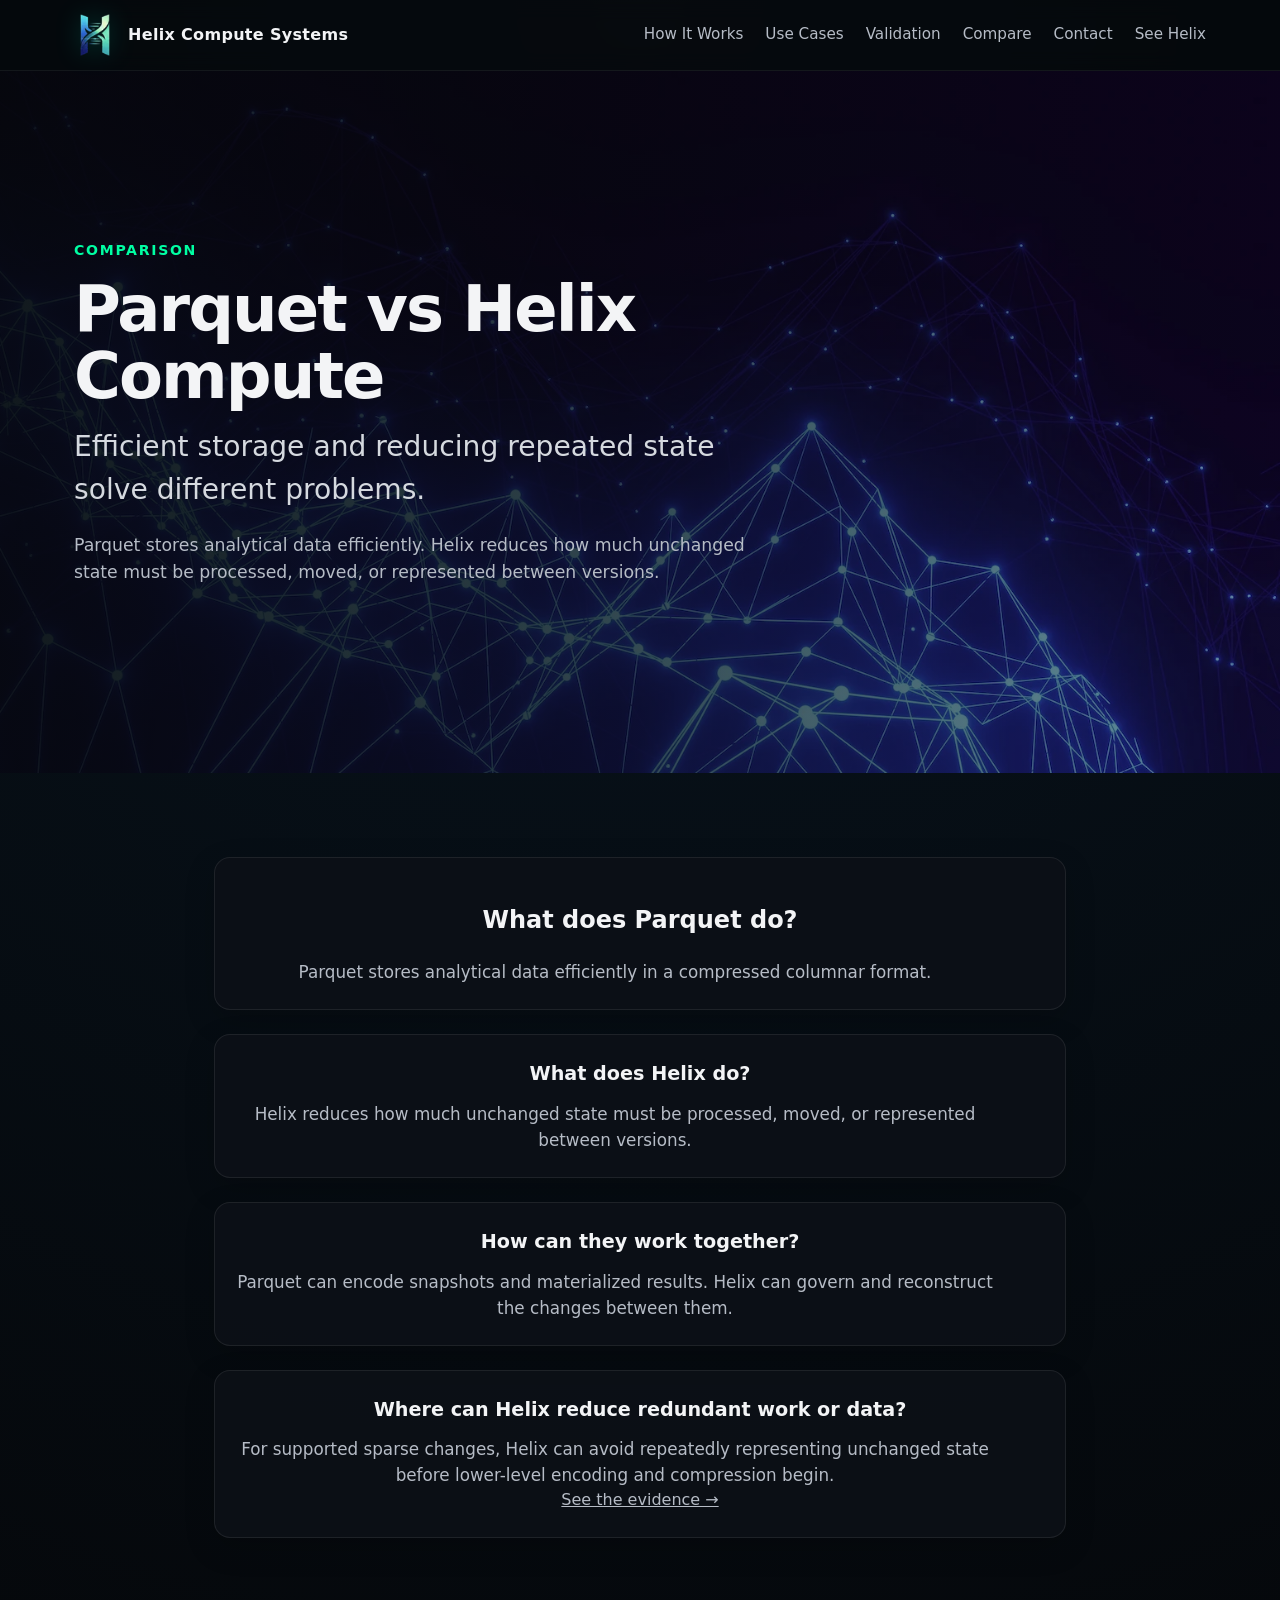
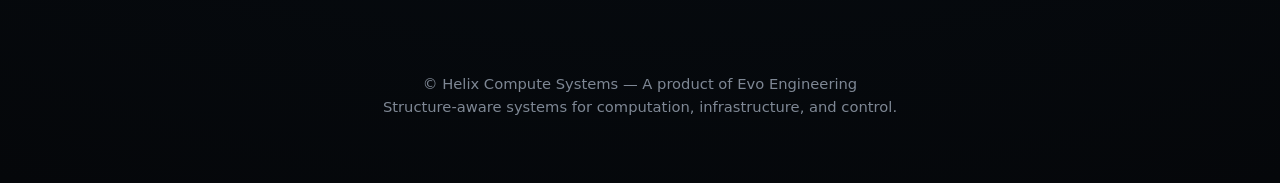
<file: parquet-vs-helix.html>
<!DOCTYPE html>
<html lang="en">
<head>
  <meta charset="UTF-8" />
  <meta name="viewport" content="width=device-width, initial-scale=1.0" />

  <title>Parquet vs Helix Compute | Storage and Change</title>

  <meta name="description" content="Parquet stores analytical data efficiently. Helix reduces repeated work and data between versions." />

  <meta name="keywords" content="Parquet vs Helix, columnar storage, data movement, historical storage, working from change" />

  <meta name="author" content="Helix Compute Systems" />
  <meta name="robots" content="index, follow" />

  <meta property="og:title" content="Parquet vs Helix Compute | Storage and Change" />
  <meta property="og:description" content="See how efficient columnar storage and change-based reconstruction can work together." />
  <meta property="og:type" content="website" />
  <meta property="og:url" content="https://www.helixcompute.io/parquet-vs-helix.html" />
  <meta property="og:image" content="https://www.helixcompute.io/assets/logo/helix_compute_social_card.png" />

  <meta name="twitter:card" content="summary_large_image" />
  <meta name="twitter:title" content="Parquet vs Helix Compute | Storage and Change" />
  <meta name="twitter:description" content="See how efficient columnar storage and change-based reconstruction can work together." />
  <meta name="twitter:image" content="https://www.helixcompute.io/assets/logo/helix_compute_social_card.png" />

  <link rel="canonical" href="https://www.helixcompute.io/parquet-vs-helix.html" />
  <link rel="icon" href="/favicon.ico" sizes="any" />
  <link
    rel="preload"
    as="image"
    href="assets/images/hero-parquet-vs-helix.webp"
    fetchpriority="high" />

  <link rel="stylesheet" href="style.css" />
</head>

<body>

<header class="site-header">
  <nav class="nav">
    <a href="./" class="brand">
      <img
        src="assets/logo/helix_logo_icon-42.webp"
        srcset="assets/logo/helix_logo_icon-42.webp 42w, assets/logo/helix_logo_icon-84.webp 84w, assets/logo/helix_logo_icon-126.webp 126w"
        sizes="42px"
        width="42"
        height="58"
        class="brand-logo"
        alt="Helix Compute Systems logo">
      <span class="brand-text">Helix Compute Systems</span>
    </a>

    <div class="nav-links">
      <a href="./#how">How It Works</a>
      <a href="./#use-cases">Use Cases</a>
      <a href="https://github.com/HelixComputeSystems/helixcompute-public/blob/evidence-v1.0.0/evidence/README.md" target="_blank" rel="noopener">Validation</a>
      <a href="./#compare">Compare</a>
      <a href="contact.html">Contact</a>
      <a href="./#see-helix">See Helix</a>
    </div>
  </nav>
</header>

<main>

<!-- HERO -->
<section class="hero hero-parquet">
  <div class="hero-overlay"></div>

  <div class="hero-content">

    <p class="eyebrow">COMPARISON</p>

    <h1>Parquet vs Helix Compute</h1>

    <p class="hero-subtitle">
      Efficient storage and reducing repeated state solve different problems.
    </p>

    <p class="hero-description">
      Parquet stores analytical data efficiently. Helix reduces how much unchanged state must be processed, moved, or represented between versions.
    </p>

  </div>
</section>

<!-- CONTENT -->
<section class="proof-section">
  <div class="section-inner narrow">

    <div class="card">
      <h2>What does Parquet do?</h2>
      <p class="section-copy">Parquet stores analytical data efficiently in a compressed columnar format.</p>
    </div>

    <div class="card comparison-detail-card">
      <h3>What does Helix do?</h3>
      <p class="section-copy">Helix reduces how much unchanged state must be processed, moved, or represented between versions.</p>
    </div>

    <div class="card comparison-detail-card">
      <h3>How can they work together?</h3>
      <p class="section-copy">Parquet can encode snapshots and materialized results. Helix can govern and reconstruct the changes between them.</p>
    </div>

    <div class="card comparison-detail-card">
      <h3>Where can Helix reduce redundant work or data?</h3>
      <p class="section-copy">For supported sparse changes, Helix can avoid repeatedly representing unchanged state before lower-level encoding and compression begin.</p>
      <p><a href="https://github.com/HelixComputeSystems/helixcompute-public/blob/evidence-v1.0.0/evidence/README.md" target="_blank" rel="noopener">See the evidence &rarr;</a></p>
    </div>

  </div>
</section>

</main>

<footer class="site-footer">
  <p>
    © Helix Compute Systems — A product of Evo Engineering<br>
    Structure-aware systems for computation, infrastructure, and control.
  </p>
</footer>

</body>
</html>
</file>
<file: style.css>
:root {
  --bg: #05070a;
  --bg-soft: #0b1118;
  --panel: rgba(13, 17, 23, 0.88);
  --panel-border: rgba(255, 255, 255, 0.08);
  --text: #f3f4f6;
  --muted: #b6bcc6;
  --subtle: #7e8794;
  --accent-a: #00d4ff;
  --accent-b: #00ffa3;
  --max-width: 1180px;
}

* {
  box-sizing: border-box;
}

html {
  scroll-behavior: smooth;
}

body {
  margin: 0;
  font-family: system-ui, -apple-system, BlinkMacSystemFont, "Segoe UI", sans-serif;
  color: var(--text);
  background:
    radial-gradient(circle at top, #0f1720 0%, #071018 35%, #05070a 100%);
  line-height: 1.55;
}

img {
  display: block;
  max-width: 100%;
}

a {
  color: inherit;
}

.site-header {
  position: sticky;
  top: 0;
  z-index: 20;
  backdrop-filter: blur(10px);
  background: rgba(5, 7, 10, 0.78);
  border-bottom: 1px solid rgba(255, 255, 255, 0.06);
}

.nav {
  max-width: var(--max-width);
  margin: 0 auto;
  padding: 14px 24px;
  display: flex;
  align-items: center;
  justify-content: space-between;
  gap: 24px;
}

.brand {
  display: inline-flex;
  align-items: center;
  gap: 12px;
  text-decoration: none;
}

.brand-logo {
  width: 42px;
  height: 42px;
  object-fit: contain;
  filter: drop-shadow(0 0 12px rgba(0, 255, 200, 0.22));
}

.brand-text {
  font-size: 1rem;
  font-weight: 700;
  letter-spacing: 0.02em;
  color: var(--text);
}

.nav-links {
  display: flex;
  align-items: center;
  gap: 22px;
}

.nav-links a {
  text-decoration: none;
  color: var(--muted);
  font-size: 0.95rem;
  transition: color 0.2s ease;
}

.nav-links a:hover {
  color: var(--text);
}

.hero {
  position: relative;
  min-height: 78vh;
  display: flex;
  align-items: center;
  background:
    url("assets/images/hero.webp") right center / cover no-repeat;
  overflow: hidden;
}

.hero-overlay {
  position: absolute;
  inset: 0;
  background:
    linear-gradient(
      90deg,
      rgba(5, 7, 10, 0.92) 0%,
      rgba(5, 7, 10, 0.78) 38%,
      rgba(5, 7, 10, 0.36) 100%
    );
}

.hero-content {
  position: relative;
  z-index: 1;
  max-width: var(--max-width);
  width: 100%;
  margin: 0 auto;
  padding: 96px 24px 84px;
}

.hero-content > * {
  max-width: 720px;
}

.eyebrow {
  margin: 0 0 14px;
  color: var(--accent-b);
  font-size: 0.88rem;
  font-weight: 700;
  letter-spacing: 0.12em;
  text-transform: uppercase;
}

.hero h1 {
  margin: 0 0 14px;
  font-size: clamp(2.5rem, 5vw, 4.5rem);
  line-height: 1.05;
  letter-spacing: -0.03em;
}

.hero-subtitle {
  margin: 0 0 20px;
  font-size: clamp(1.2rem, 2.2vw, 1.8rem);
  color: #d5d9df;
}

.hero-description {
  margin: 0 0 30px;
  color: var(--muted);
  font-size: 1.08rem;
  max-width: 680px;
}

.hero-actions {
  display: flex;
  flex-wrap: wrap;
  gap: 14px;
  margin-bottom: 18px;
}

.btn {
  display: inline-flex;
  align-items: center;
  justify-content: center;
  min-height: 48px;
  padding: 0 22px;
  border-radius: 10px;
  text-decoration: none;
  font-weight: 700;
  transition:
    transform 0.2s ease,
    box-shadow 0.2s ease,
    border-color 0.2s ease,
    color 0.2s ease,
    background 0.2s ease;
}

.btn:hover {
  transform: translateY(-1px);
}

.btn-primary {
  color: #03130d;
  background: linear-gradient(90deg, var(--accent-a), var(--accent-b));
  box-shadow: 0 0 24px rgba(0, 255, 200, 0.22);
}

.btn-primary:hover {
  box-shadow: 0 0 30px rgba(0, 255, 200, 0.3);
}

.btn-secondary {
  color: var(--text);
  background: rgba(255, 255, 255, 0.02);
  border: 1px solid rgba(255, 255, 255, 0.12);
}

.btn-secondary:hover {
  border-color: rgba(255, 255, 255, 0.24);
}

.hero-trust {
  margin: 0;
  color: var(--subtle);
  font-size: 0.95rem;
}

.section-inner {
  max-width: var(--max-width);
  margin: 0 auto;
  padding: 0 24px;
}

.section-inner.narrow {
  max-width: 900px;
}

.proof-section,
.how,
.use,
.compare {
  padding: 84px 0;
}

.proof-box,
.card {
  background: var(--panel);
  border: 1px solid var(--panel-border);
  border-radius: 16px;
  box-shadow: 0 10px 30px rgba(0, 0, 0, 0.18);
}

.proof-box {
  max-width: 620px;
  margin: 0 auto;
  padding: 26px 24px;
  text-align: left;
}

.proof-box h2,
.how h2,
.use h2,
.compare h2 {
  margin: 0 0 22px;
  text-align: center;
  font-size: clamp(1.8rem, 3vw, 2.3rem);
  letter-spacing: -0.02em;
}

.proof-box h2 {
  text-align: left;
  font-size: 1.5rem;
}

pre {
  margin: 0;
  white-space: pre-wrap;
  word-break: break-word;
  font-family: ui-monospace, SFMono-Regular, Menlo, Consolas, monospace;
  font-size: 0.98rem;
  color: #d9dde3;
}

.grid {
  display: grid;
  grid-template-columns: repeat(3, minmax(0, 1fr));
  gap: 20px;
}

.card {
  padding: 24px 20px;
  text-align: center;
}

.card h3 {
  margin: 0 0 12px;
  font-size: 1.2rem;
}

.card p {
  margin: 0;
  color: var(--muted);
}

@media (min-width: 901px) {
  #validation .validation-exactness-card {
    grid-column: 2;
  }
}

.comparison-detail-card {
  margin-top: 1.5rem;
}

.contact-email {
  margin-top: 16px;
  text-align: center;
}

.contact-expectations {
  max-width: 520px;
  margin: 24px auto 0;
}

.contact-expectations h3 {
  text-align: center;
}

.contact-expectations-list {
  max-width: 320px;
  margin: 16px auto 0;
  padding-left: 20px;
  color: var(--muted);
  line-height: 1.8;
}

.section-copy {
  margin: 0 auto 20px;
  color: var(--muted);
  text-align: center;
  max-width: 760px;
  font-size: 1.05rem;
}

.section-eyebrow,
.section-link {
  text-align: center;
}

.section-copy-last {
  margin-top: 20px;
  margin-bottom: 0;
}

.section-link {
  margin-top: 20px;
}

.use-list {
  list-style: none;
  margin: 0;
  padding: 0;
  text-align: center;
}

.use-list li {
  margin: 10px 0;
  color: var(--text);
  font-size: 1.02rem;
}

.site-footer {
  padding: 36px 24px 50px;
  text-align: center;
  color: var(--subtle);
  font-size: 0.92rem;
}

.site-footer a {
  color: inherit;
  text-decoration: underline;
}

@media (max-width: 900px) {
  .nav {
    flex-direction: column;
    align-items: flex-start;
  }

  .nav-links {
    flex-wrap: wrap;
    gap: 14px 18px;
  }

  .grid {
    grid-template-columns: 1fr;
  }

  .hero {
    min-height: 70vh;
    background-position: center right;
  }

  .hero-content {
    padding-top: 72px;
    padding-bottom: 64px;
  }
}

@media (max-width: 640px) {
  .hero {
    background-position: 72% center;
  }

  .hero-overlay {
    background:
      linear-gradient(
        180deg,
        rgba(5, 7, 10, 0.88) 0%,
        rgba(5, 7, 10, 0.76) 40%,
        rgba(5, 7, 10, 0.92) 100%
      );
  }

  .hero-actions {
    flex-direction: column;
    align-items: stretch;
    max-width: 320px;
  }

  .btn {
    width: 100%;
  }
}
.hero-contact {
  background:
    url("assets/images/hero-contact.webp") right center / cover no-repeat;
}
.hero-kafka {
  background:
    url("assets/images/hero-kafka.webp") right center / cover no-repeat;
}
.hero-parquet {
  background:
    url("assets/images/hero-parquet-vs-helix.webp") right center / cover no-repeat;
}
.hero-delta {
  background:
    url("assets/images/hero-delta-vs-helix.webp") right center / cover no-repeat;
}
/* ===== HERO FIX (DROP-IN PATCH) ===== */

.hero {
  min-height: 78vh;
  min-height: 78svh; /* mobile fix */
  background-size: cover;
  background-repeat: no-repeat;
  background-position: right center;
}

/* Ensure all hero variants behave consistently */
.hero-contact,
.hero-kafka,
.hero-parquet,
.hero-delta {
  background-size: cover;
  background-repeat: no-repeat;
  background-position: right center;
}

/* ===== MOBILE FIX (KEY CHANGE) ===== */

@media (max-width: 640px) {

  /* Fix image not visible on mobile */
  .hero,
  .hero-contact,
  .hero-kafka,
  .hero-parquet,
  .hero-delta {
    background-position: center center !important;
  }

  /* Fix mobile viewport height issues */
  .hero {
    min-height: 70vh;
    min-height: 70svh;
  }
}
</file>
<file: state-field-v2.css>
#see-helix {
  --sf-bg: #05070a;
  --sf-bg-soft: #081019;
  --sf-panel: rgba(9, 15, 22, 0.9);
  --sf-panel-strong: rgba(12, 20, 29, 0.97);
  --sf-panel-border: rgba(255, 255, 255, 0.1);
  --sf-panel-border-bright: rgba(121, 224, 255, 0.25);
  --sf-text: #f3f7fa;
  --sf-muted: #b7c1cd;
  --sf-subtle: #8796a8;
  --sf-cyan: #00d4ff;
  --sf-cyan-soft: #83e9ff;
  --sf-green: #00ffa3;
  --sf-green-soft: #86ffd2;
  --sf-amber: #ffbd59;
  --sf-amber-soft: #ffe0a3;
  --sf-red: #ff4d7d;
  --sf-red-soft: #ff9bb7;
  --sf-max-width: 1420px;
  --sf-radius: 28px;
  --sf-sticky-top: 70px;
  position: relative;
  isolation: isolate;
  width: 100%;
  padding: clamp(72px, 8vw, 118px) 24px clamp(82px, 9vw, 132px);
  overflow: clip;
  scroll-margin-top: 72px;
  color: var(--sf-text);
  background:
    radial-gradient(circle at 13% 5%, rgba(0, 212, 255, 0.1), transparent 28rem),
    radial-gradient(circle at 92% 25%, rgba(0, 255, 163, 0.075), transparent 32rem),
    linear-gradient(180deg, #071019 0%, var(--sf-bg) 42%, #030507 100%);
  font-family: system-ui, -apple-system, BlinkMacSystemFont, "Segoe UI", sans-serif;
}

#see-helix::before {
  content: "";
  position: absolute;
  z-index: -1;
  inset: 0;
  opacity: 0.18;
  pointer-events: none;
  background-image:
    repeating-linear-gradient(0deg, transparent 0, transparent 3px, rgba(255, 255, 255, 0.012) 4px),
    repeating-linear-gradient(90deg, transparent 0, transparent 4px, rgba(255, 255, 255, 0.009) 5px);
  mask-image: linear-gradient(to bottom, black, transparent 92%);
}

#see-helix,
#see-helix *,
#see-helix *::before,
#see-helix *::after {
  box-sizing: border-box;
}

#see-helix button,
#see-helix input,
#see-helix select {
  font: inherit;
}

#see-helix button {
  color: inherit;
  -webkit-tap-highlight-color: transparent;
}

#see-helix button:focus-visible,
#see-helix [tabindex]:focus-visible {
  outline: 3px solid var(--sf-cyan-soft);
  outline-offset: 4px;
}

#see-helix [hidden] {
  display: none !important;
}

#see-helix .sf-visually-hidden {
  position: absolute !important;
  width: 1px !important;
  height: 1px !important;
  padding: 0 !important;
  margin: -1px !important;
  overflow: hidden !important;
  clip: rect(0, 0, 0, 0) !important;
  white-space: nowrap !important;
  border: 0 !important;
}

#see-helix .sf-section-intro,
#see-helix .sf-prototype,
#see-helix .sf-closing-note {
  width: min(100%, var(--sf-max-width));
  margin-right: auto;
  margin-left: auto;
}

#see-helix .sf-section-intro {
  margin-bottom: clamp(38px, 5vw, 68px);
  display: grid;
  grid-template-columns: minmax(0, 1fr) minmax(250px, 330px);
  align-items: end;
  gap: 48px;
}

#see-helix .sf-section-copy {
  max-width: 980px;
}

#see-helix .sf-eyebrow,
#see-helix .sf-act-kicker,
#see-helix .sf-route-overline,
#see-helix .sf-cause-overline,
#see-helix .sf-seal-kicker,
#see-helix .sf-economics-copy p {
  margin: 0;
  color: var(--sf-green);
  font-size: 0.75rem;
  font-weight: 850;
  letter-spacing: 0.16em;
  text-transform: uppercase;
}

#see-helix .sf-section-copy h2 {
  max-width: 1000px;
  margin: 14px 0 18px;
  font-size: clamp(3.3rem, 7.2vw, 7.4rem);
  line-height: 0.9;
  letter-spacing: -0.065em;
  text-wrap: balance;
}

#see-helix .sf-section-copy > p:last-child {
  max-width: 830px;
  margin: 0;
  color: var(--sf-muted);
  font-size: clamp(1.05rem, 1.65vw, 1.38rem);
}

#see-helix .sf-playback-notice {
  padding: 17px 18px;
  display: grid;
  gap: 5px;
  border: 1px solid rgba(255, 189, 89, 0.25);
  border-radius: 15px;
  color: var(--sf-muted);
  background: rgba(255, 189, 89, 0.05);
  font-size: 0.78rem;
}

#see-helix .sf-notice-label {
  color: var(--sf-amber-soft);
  font-size: 0.72rem;
  font-weight: 850;
  letter-spacing: 0.11em;
  text-transform: uppercase;
}

#see-helix .sf-prototype {
  position: relative;
  overflow: clip;
  border: 1px solid var(--sf-panel-border);
  border-radius: 31px;
  background:
    radial-gradient(circle at 50% -20%, rgba(0, 212, 255, 0.13), transparent 42%),
    rgba(5, 10, 15, 0.9);
  box-shadow:
    0 46px 110px rgba(0, 0, 0, 0.46),
    inset 0 1px rgba(255, 255, 255, 0.045);
}

#see-helix .sf-prototype::before {
  content: "";
  position: absolute;
  inset: 0;
  pointer-events: none;
  border-radius: inherit;
  background: linear-gradient(112deg, rgba(0, 212, 255, 0.055), transparent 23%, transparent 72%, rgba(0, 255, 163, 0.048));
}

#see-helix .sf-prototype-toolbar {
  position: sticky;
  z-index: 20;
  top: var(--sf-sticky-top);
  min-height: 92px;
  padding: 14px 18px;
  display: flex;
  align-items: center;
  justify-content: space-between;
  gap: 20px;
  border-bottom: 1px solid var(--sf-panel-border);
  background: rgba(5, 8, 12, 0.94);
  box-shadow: 0 12px 28px rgba(0, 0, 0, 0.28);
  backdrop-filter: blur(14px);
}

#see-helix .sf-act-tabs {
  min-width: 0;
  display: flex;
  align-items: stretch;
  gap: 7px;
}

#see-helix .sf-act-tab {
  min-width: 158px;
  min-height: 60px;
  padding: 10px 14px;
  display: flex;
  align-items: center;
  gap: 12px;
  border: 1px solid transparent;
  border-radius: 13px;
  color: var(--sf-muted);
  background: transparent;
  cursor: pointer;
  text-align: left;
  transition:
    color 180ms ease,
    border-color 180ms ease,
    background 180ms ease,
    transform 180ms ease;
}

#see-helix .sf-act-tab:hover {
  color: var(--sf-text);
  background: rgba(255, 255, 255, 0.035);
}

#see-helix .sf-act-tab.sf-is-active {
  color: var(--sf-text);
  border-color: rgba(0, 212, 255, 0.23);
  background: linear-gradient(135deg, rgba(0, 212, 255, 0.11), rgba(0, 255, 163, 0.05));
  box-shadow: inset 0 1px rgba(255, 255, 255, 0.04);
}

#see-helix .sf-tab-number {
  color: var(--sf-cyan);
  font-family: ui-monospace, SFMono-Regular, Menlo, Consolas, monospace;
  font-size: 0.72rem;
  font-weight: 850;
}

#see-helix .sf-tab-copy {
  display: grid;
  font-size: 0.92rem;
  font-weight: 800;
  line-height: 1.1;
}

#see-helix .sf-tab-copy small {
  margin-top: 5px;
  color: var(--sf-subtle);
  font-size: 0.69rem;
  font-weight: 700;
}

#see-helix .sf-playback-controls {
  display: flex;
  align-items: center;
  gap: 8px;
}

#see-helix .sf-control-button,
#see-helix .sf-speed-controls button {
  min-height: 44px;
  border: 1px solid var(--sf-panel-border);
  border-radius: 11px;
  background: rgba(255, 255, 255, 0.025);
  cursor: pointer;
  transition:
    border-color 160ms ease,
    background 160ms ease,
    color 160ms ease,
    transform 160ms ease;
}

#see-helix .sf-control-button {
  min-width: 94px;
  padding: 0 13px;
  display: inline-flex;
  align-items: center;
  justify-content: center;
  gap: 8px;
  color: var(--sf-muted);
  font-size: 0.78rem;
  font-weight: 800;
}

#see-helix .sf-control-button:hover,
#see-helix .sf-speed-controls button:hover {
  color: var(--sf-text);
  border-color: rgba(0, 212, 255, 0.32);
  background: rgba(0, 212, 255, 0.065);
}

#see-helix .sf-primary-control {
  color: #00130d;
  border-color: transparent;
  background: linear-gradient(90deg, var(--sf-cyan), var(--sf-green));
}

#see-helix .sf-primary-control:hover {
  color: #00130d;
  background: linear-gradient(90deg, #57e5ff, #55ffc0);
}

#see-helix .sf-control-icon {
  font-size: 1rem;
}

#see-helix .sf-speed-controls {
  padding: 3px;
  display: flex;
  border: 1px solid var(--sf-panel-border);
  border-radius: 12px;
}

#see-helix .sf-speed-controls button {
  min-width: 44px;
  padding: 0 8px;
  border-color: transparent;
  font-size: 0.72rem;
  font-weight: 800;
}

#see-helix .sf-speed-controls button.sf-is-active {
  color: var(--sf-cyan-soft);
  background: rgba(0, 212, 255, 0.13);
}

#see-helix .sf-speed-controls button:disabled {
  color: var(--sf-subtle);
  opacity: 0.55;
  cursor: not-allowed;
}

#see-helix .sf-mobile-scoreboard {
  display: none;
}

#see-helix .sf-act-panel {
  position: relative;
  z-index: 1;
  padding: clamp(28px, 4vw, 56px);
}

#see-helix .sf-act-heading {
  margin-bottom: 31px;
  display: flex;
  align-items: end;
  justify-content: space-between;
  gap: 36px;
}

#see-helix .sf-act-heading-copy {
  max-width: 890px;
}

#see-helix .sf-act-heading h3 {
  margin: 10px 0 9px;
  font-size: clamp(1.9rem, 3.7vw, 3.8rem);
  line-height: 1.01;
  letter-spacing: -0.048em;
  text-wrap: balance;
}

#see-helix .sf-act-heading-copy > p:last-child {
  max-width: 800px;
  margin: 0;
  color: var(--sf-muted);
}

#see-helix .sf-visual-legend {
  padding-bottom: 5px;
  display: grid;
  grid-template-columns: repeat(2, max-content);
  justify-content: end;
  gap: 9px 17px;
  color: var(--sf-muted);
  font-size: 0.72rem;
  font-weight: 700;
  white-space: nowrap;
}

#see-helix .sf-visual-legend span {
  display: inline-flex;
  align-items: center;
  gap: 8px;
}

#see-helix .sf-legend-mark {
  width: 10px;
  height: 10px;
  flex: 0 0 auto;
  display: inline-block;
}

#see-helix .sf-legend-mark.sf-retained {
  border: 1px solid var(--sf-green-soft);
  border-radius: 50%;
  background: rgba(0, 255, 163, 0.34);
}

#see-helix .sf-legend-mark.sf-physical {
  background: var(--sf-amber);
  box-shadow: 0 0 8px rgba(255, 189, 89, 0.55);
  transform: rotate(45deg) scale(0.78);
}

#see-helix .sf-legend-mark.sf-obligation {
  border: 2px solid var(--sf-amber);
  border-radius: 50%;
  background: transparent;
}

#see-helix .sf-legend-mark.sf-work {
  border-radius: 50%;
  background: var(--sf-cyan);
  box-shadow: 0 0 9px rgba(0, 212, 255, 0.55);
}

#see-helix .sf-stage {
  position: relative;
  isolation: isolate;
  overflow: hidden;
  padding: clamp(18px, 2.6vw, 38px);
  border: 1px solid var(--sf-panel-border);
  border-radius: 25px;
  background:
    linear-gradient(180deg, rgba(7, 14, 21, 0.96), rgba(4, 8, 12, 0.985)),
    var(--sf-bg);
  box-shadow: inset 0 1px rgba(255, 255, 255, 0.035);
}

#see-helix .sf-stage-grid {
  position: absolute;
  z-index: -2;
  inset: 0;
  opacity: 0.28;
  background-image:
    linear-gradient(rgba(83, 124, 153, 0.075) 1px, transparent 1px),
    linear-gradient(90deg, rgba(83, 124, 153, 0.075) 1px, transparent 1px);
  background-size: 36px 36px;
  mask-image: radial-gradient(circle at 50% 43%, black, transparent 84%);
}

#see-helix .sf-stage-glow {
  position: absolute;
  z-index: -1;
  top: -190px;
  left: 50%;
  width: 760px;
  height: 380px;
  border-radius: 50%;
  background: rgba(0, 212, 255, 0.13);
  filter: blur(95px);
  transform: translateX(-50%);
  opacity: 0.36;
}

#see-helix .sf-prototype[data-act="dense"] .sf-stage-glow {
  background: rgba(255, 189, 89, 0.14);
}

#see-helix .sf-prototype[data-act="tampered"] .sf-stage-glow {
  background: rgba(255, 77, 125, 0.13);
}

#see-helix .sf-phase-rail {
  margin: 0 0 28px;
  padding: 0;
  display: grid;
  grid-template-columns: repeat(6, minmax(0, 1fr));
  list-style: none;
}

#see-helix .sf-phase-rail li {
  position: relative;
  min-width: 0;
  display: grid;
  justify-items: center;
  gap: 6px;
  color: var(--sf-subtle);
  text-align: center;
}

#see-helix .sf-phase-rail li::after {
  content: "";
  position: absolute;
  z-index: -1;
  top: 14px;
  left: 50%;
  width: 100%;
  height: 1px;
  background: rgba(255, 255, 255, 0.08);
}

#see-helix .sf-phase-rail li:last-child::after {
  display: none;
}

#see-helix .sf-phase-rail li > span {
  width: 29px;
  height: 29px;
  display: grid;
  place-items: center;
  border: 1px solid rgba(255, 255, 255, 0.15);
  border-radius: 50%;
  background: #060b10;
  font-family: ui-monospace, SFMono-Regular, Menlo, Consolas, monospace;
  font-size: 0.62rem;
  font-weight: 850;
  transition: border-color 240ms ease, background 240ms ease, box-shadow 240ms ease, color 240ms ease;
}

#see-helix .sf-phase-rail li > strong {
  font-size: 0.68rem;
  letter-spacing: 0.07em;
  text-transform: uppercase;
}

#see-helix .sf-phase-rail li.sf-is-complete {
  color: var(--sf-muted);
}

#see-helix .sf-phase-rail li.sf-is-complete > span {
  color: #00130d;
  border-color: transparent;
  background: rgba(0, 255, 163, 0.76);
}

#see-helix .sf-phase-rail li.sf-is-active {
  color: var(--sf-text);
}

#see-helix .sf-phase-rail li.sf-is-active > span {
  color: #00130d;
  border-color: transparent;
  background: var(--sf-green);
  box-shadow: 0 0 20px rgba(0, 255, 163, 0.32);
}

#see-helix .sf-prototype[data-act="dense"] .sf-phase-rail li.sf-is-active > span {
  color: #170f00;
  background: var(--sf-amber);
  box-shadow: 0 0 20px rgba(255, 189, 89, 0.32);
}

#see-helix .sf-prototype[data-act="tampered"] .sf-phase-rail li.sf-is-active > span {
  color: #21040c;
  background: var(--sf-red);
  box-shadow: 0 0 20px rgba(255, 77, 125, 0.34);
}

#see-helix .sf-shared-cause {
  position: relative;
  width: min(100%, 590px);
  margin: 0 auto 31px;
  padding: 15px 58px 15px 18px;
  display: grid;
  border: 1px solid rgba(255, 189, 89, 0.24);
  border-radius: 14px;
  background: linear-gradient(120deg, rgba(255, 189, 89, 0.085), rgba(255, 189, 89, 0.025));
  box-shadow: 0 12px 35px rgba(0, 0, 0, 0.24);
}

#see-helix .sf-shared-cause::before,
#see-helix .sf-shared-cause::after {
  content: "";
  position: absolute;
  top: 100%;
  width: 40%;
  height: 31px;
  border-bottom: 1px solid rgba(255, 189, 89, 0.3);
}

#see-helix .sf-shared-cause::before {
  right: 50%;
  border-left: 1px solid rgba(255, 189, 89, 0.3);
  border-bottom-left-radius: 18px;
}

#see-helix .sf-shared-cause::after {
  left: 50%;
  border-right: 1px solid rgba(255, 189, 89, 0.3);
  border-bottom-right-radius: 18px;
}

#see-helix .sf-cause-copy {
  display: grid;
}

#see-helix .sf-cause-copy strong {
  margin-top: 2px;
  font-size: 0.98rem;
}

#see-helix .sf-cause-copy small {
  margin-top: 2px;
  color: var(--sf-muted);
  font-size: 0.76rem;
}

#see-helix .sf-cause-overline {
  color: var(--sf-amber);
  font-size: 0.6rem;
}

#see-helix .sf-cause-signal {
  position: absolute;
  top: 50%;
  right: 20px;
  width: 22px;
  height: 22px;
  display: grid;
  place-items: center;
  transform: translateY(-50%);
}

#see-helix .sf-signal-core {
  width: 9px;
  height: 9px;
  background: var(--sf-amber);
  box-shadow: 0 0 15px rgba(255, 189, 89, 0.64);
  transform: rotate(45deg);
}

#see-helix .sf-signal-ring {
  position: absolute;
  inset: 0;
  border: 1px solid rgba(255, 189, 89, 0.56);
  border-radius: 50%;
  opacity: 0;
}

#see-helix .sf-prototype[data-phase="change"] .sf-signal-ring,
#see-helix .sf-prototype[data-phase="obligation"] .sf-signal-ring {
  animation: sf-signal-ring 820ms ease-out 2;
}

#see-helix .sf-cinematic-frame {
  position: relative;
  isolation: isolate;
}

#see-helix .sf-field-comparison {
  position: relative;
  z-index: 1;
  display: grid;
  grid-template-columns: minmax(0, 1fr) 46px minmax(0, 1fr);
  align-items: stretch;
  gap: clamp(12px, 1.7vw, 23px);
  transition: opacity 520ms ease, filter 520ms ease;
}

#see-helix .sf-prototype[data-phase="resolve"] .sf-field-comparison {
  opacity: 0.16;
  filter: saturate(0.45) blur(1.1px);
}

#see-helix .sf-route {
  position: relative;
  min-width: 0;
  padding: clamp(16px, 2vw, 24px);
  overflow: hidden;
  border: 1px solid rgba(255, 255, 255, 0.075);
  border-radius: 20px;
  background: rgba(7, 12, 18, 0.58);
  transition: border-color 320ms ease, box-shadow 320ms ease, background 320ms ease;
}

#see-helix .sf-route-full {
  --sf-route-accent: var(--sf-cyan);
  --sf-route-rgb: 0, 212, 255;
}

#see-helix .sf-route-helix {
  --sf-route-accent: var(--sf-green);
  --sf-route-rgb: 0, 255, 163;
}

#see-helix .sf-prototype[data-phase="work"] .sf-route,
#see-helix .sf-prototype[data-phase="carry"] .sf-route,
#see-helix .sf-prototype[data-phase="resolve"] .sf-route {
  border-color: rgba(var(--sf-route-rgb), 0.24);
  box-shadow: 0 0 48px rgba(var(--sf-route-rgb), 0.055);
}

#see-helix .sf-route-header {
  display: flex;
  align-items: start;
  justify-content: space-between;
  gap: 16px;
}

#see-helix .sf-route-overline {
  color: var(--sf-subtle);
  font-size: 0.58rem;
}

#see-helix .sf-route h3 {
  margin: 2px 0 0;
  font-size: clamp(1.35rem, 2.2vw, 2rem);
  letter-spacing: -0.04em;
}

#see-helix .sf-route-status {
  max-width: 180px;
  padding: 6px 10px;
  border: 1px solid rgba(var(--sf-route-rgb), 0.18);
  border-radius: 999px;
  color: var(--sf-route-accent);
  background: rgba(var(--sf-route-rgb), 0.06);
  font-size: 0.62rem;
  font-weight: 850;
  letter-spacing: 0.06em;
  text-align: center;
  text-transform: uppercase;
}

#see-helix .sf-counter-block {
  margin: 17px 0 13px;
  display: grid;
  grid-template-columns: minmax(0, 1fr) auto;
  grid-template-rows: auto auto;
  align-items: end;
}

#see-helix .sf-counter-label {
  align-self: end;
  color: var(--sf-subtle);
  font-size: 0.62rem;
  font-weight: 800;
  letter-spacing: 0.1em;
  text-transform: uppercase;
}

#see-helix .sf-work-counter {
  grid-row: 1 / 3;
  grid-column: 2;
  min-width: 3.4ch;
  color: var(--sf-route-accent);
  font-family: ui-monospace, SFMono-Regular, Menlo, Consolas, monospace;
  font-size: clamp(3.4rem, 6.3vw, 6.8rem);
  font-variant-numeric: tabular-nums;
  font-weight: 760;
  line-height: 0.8;
  letter-spacing: -0.09em;
  text-align: right;
  text-shadow: 0 0 28px rgba(var(--sf-route-rgb), 0.25);
}

#see-helix .sf-counter-unit {
  color: var(--sf-muted);
  font-size: 0.76rem;
  font-weight: 700;
}

#see-helix .sf-prototype[data-phase="work"] .sf-work-counter {
  text-shadow: 0 0 36px rgba(var(--sf-route-rgb), 0.48);
}

#see-helix .sf-network-shell {
  position: relative;
  min-height: 285px;
  overflow: hidden;
  border: 1px solid rgba(255, 255, 255, 0.075);
  border-radius: 15px;
  background:
    radial-gradient(circle at 50% 50%, rgba(var(--sf-route-rgb), 0.07), transparent 72%),
    rgba(1, 5, 8, 0.76);
}

#see-helix .sf-network-shell::after {
  content: "";
  position: absolute;
  inset: 0;
  pointer-events: none;
  background:
    linear-gradient(rgba(255, 255, 255, 0.02) 1px, transparent 1px),
    linear-gradient(90deg, rgba(255, 255, 255, 0.02) 1px, transparent 1px);
  background-size: 24px 24px;
  mask-image: radial-gradient(circle, black 35%, transparent 84%);
}

#see-helix .sf-network-shell canvas {
  position: absolute;
  z-index: 1;
  inset: 0;
  width: 100%;
  height: 100%;
}

#see-helix .sf-canvas-corner {
  position: absolute;
  z-index: 3;
  color: var(--sf-subtle);
  font-size: 0.59rem;
  font-weight: 800;
  letter-spacing: 0.08em;
  text-transform: uppercase;
  pointer-events: none;
}

#see-helix .sf-canvas-corner-top {
  top: 11px;
  left: 13px;
}

#see-helix .sf-canvas-corner-bottom {
  right: 13px;
  bottom: 10px;
  max-width: 70%;
  text-align: right;
}

#see-helix .sf-route-sweep {
  position: absolute;
  z-index: 2;
  top: 0;
  bottom: 0;
  left: -25%;
  width: 20%;
  opacity: 0;
  pointer-events: none;
  background: linear-gradient(90deg, transparent, rgba(0, 212, 255, 0.09), rgba(131, 233, 255, 0.28), transparent);
  filter: blur(3px);
}

#see-helix .sf-prototype[data-phase="work"] .sf-route-full .sf-route-sweep,
#see-helix .sf-prototype[data-act="dense"][data-phase="work"] .sf-route-helix .sf-route-sweep {
  opacity: 1;
  animation: sf-route-sweep 2.35s cubic-bezier(0.2, 0.72, 0.3, 1) both;
}

#see-helix .sf-admission-gate {
  position: absolute;
  z-index: 5;
  top: 50%;
  left: 14px;
  width: 50px;
  height: 68px;
  display: none;
  border: 1px solid rgba(255, 77, 125, 0.35);
  border-radius: 16px;
  background: rgba(23, 4, 11, 0.86);
  box-shadow: 0 0 23px rgba(255, 77, 125, 0.16);
  transform: translateY(-50%);
}

#see-helix .sf-prototype[data-act="tampered"] .sf-admission-gate {
  display: block;
}

#see-helix .sf-gate-door {
  position: absolute;
  top: 13px;
  bottom: 13px;
  width: 2px;
  border-radius: 2px;
  background: var(--sf-red);
  transform-origin: center;
}

#see-helix .sf-gate-door-a {
  left: 18px;
  transform: rotate(-13deg);
}

#see-helix .sf-gate-door-b {
  right: 18px;
  transform: rotate(13deg);
}

#see-helix .sf-gate-core {
  position: absolute;
  top: 50%;
  left: 50%;
  width: 14px;
  height: 1px;
  background: rgba(255, 255, 255, 0.52);
  transform: translate(-50%, -50%);
}

#see-helix .sf-prototype[data-act="tampered"][data-phase="work"] .sf-admission-gate {
  animation: sf-gate-inspect 1.1s ease-in-out 2;
}

#see-helix .sf-prototype[data-act="tampered"][data-phase="carry"] .sf-admission-gate,
#see-helix .sf-prototype[data-act="tampered"][data-phase="resolve"] .sf-admission-gate {
  box-shadow: 0 0 33px rgba(255, 77, 125, 0.44);
}

#see-helix .sf-route-totals {
  margin: 13px 0 0;
  display: grid;
  grid-template-columns: repeat(3, minmax(0, 1fr));
  border-top: 1px solid rgba(255, 255, 255, 0.075);
}

#see-helix .sf-route-totals > div {
  min-width: 0;
  padding: 13px 8px 0;
  display: grid;
  gap: 2px;
}

#see-helix .sf-route-totals > div:first-child {
  padding-left: 0;
}

#see-helix .sf-route-totals > div:last-child {
  padding-right: 0;
  text-align: right;
}

#see-helix .sf-route-totals dt {
  color: var(--sf-subtle);
  font-size: 0.66rem;
  font-weight: 800;
  line-height: 1.28;
  letter-spacing: 0.045em;
  text-transform: uppercase;
}

#see-helix .sf-route-totals dd {
  margin: 0;
  color: var(--sf-text);
  font-family: ui-monospace, SFMono-Regular, Menlo, Consolas, monospace;
  font-size: 1rem;
  font-variant-numeric: tabular-nums;
  font-weight: 800;
}

#see-helix .sf-comparison-spine {
  display: grid;
  grid-template-rows: 1fr auto 1fr;
  justify-items: center;
  gap: 9px;
  color: var(--sf-subtle);
}

#see-helix .sf-spine-line {
  width: 1px;
  background: linear-gradient(transparent, rgba(255, 255, 255, 0.17), transparent);
}

#see-helix .sf-spine-label {
  width: 34px;
  height: 34px;
  display: grid;
  place-items: center;
  border: 1px solid var(--sf-panel-border);
  border-radius: 50%;
  background: #070c12;
  font-size: 0.62rem;
  font-weight: 850;
}

#see-helix .sf-admission-summary {
  margin: 22px 0 0;
  display: grid;
  grid-template-columns: repeat(3, minmax(0, 1fr));
  border: 1px solid rgba(255, 77, 125, 0.24);
  border-radius: 16px;
  background: rgba(255, 77, 125, 0.045);
}

#see-helix .sf-admission-summary > div {
  min-width: 0;
  padding: 15px 18px;
  display: grid;
  gap: 4px;
}

#see-helix .sf-admission-summary > div + div {
  border-left: 1px solid rgba(255, 77, 125, 0.18);
}

#see-helix .sf-admission-summary dt {
  color: var(--sf-red-soft);
  font-size: 0.66rem;
  font-weight: 850;
  letter-spacing: 0.08em;
  text-transform: uppercase;
}

#see-helix .sf-admission-summary dd {
  margin: 0;
  color: var(--sf-text);
  font-size: 0.92rem;
  font-weight: 800;
}

#see-helix .sf-route-economics {
  margin: 24px 0 0;
  padding: 17px 19px;
  display: grid;
  grid-template-columns: minmax(230px, 0.75fr) minmax(320px, 1.25fr);
  align-items: center;
  gap: 30px;
  border: 1px solid rgba(255, 255, 255, 0.075);
  border-radius: 16px;
  background: rgba(255, 255, 255, 0.018);
}

#see-helix .sf-economics-copy p {
  color: var(--sf-subtle);
  font-size: 0.58rem;
}

#see-helix .sf-economics-copy h3 {
  margin: 3px 0 2px;
  font-size: 1rem;
}

#see-helix .sf-economics-copy span {
  color: var(--sf-muted);
  font-size: 0.74rem;
}

#see-helix .sf-economics-bars {
  display: grid;
  gap: 10px;
}

#see-helix .sf-economics-row {
  display: grid;
  grid-template-columns: 76px minmax(0, 1fr) 58px;
  align-items: center;
  gap: 11px;
  color: var(--sf-muted);
  font-size: 0.67rem;
  font-weight: 800;
  letter-spacing: 0.05em;
}

#see-helix .sf-economics-row strong {
  color: var(--sf-text);
  font-family: ui-monospace, SFMono-Regular, Menlo, Consolas, monospace;
  font-variant-numeric: tabular-nums;
  text-align: right;
}

#see-helix .sf-economics-track {
  height: 8px;
  overflow: hidden;
  border-radius: 999px;
  background: rgba(255, 255, 255, 0.055);
}

#see-helix .sf-economics-track i {
  width: 0;
  height: 100%;
  display: block;
  border-radius: inherit;
  transform-origin: left;
  transition: width 800ms cubic-bezier(0.2, 0.75, 0.3, 1);
}

#see-helix .sf-economics-full {
  background: linear-gradient(90deg, rgba(0, 212, 255, 0.34), var(--sf-cyan));
}

#see-helix .sf-economics-selective {
  background: linear-gradient(90deg, rgba(0, 255, 163, 0.34), var(--sf-green));
}

#see-helix .sf-prototype[data-phase="obligation"] .sf-economics-full,
#see-helix .sf-prototype[data-phase="work"] .sf-economics-full,
#see-helix .sf-prototype[data-phase="carry"] .sf-economics-full,
#see-helix .sf-prototype[data-phase="resolve"] .sf-economics-full {
  width: 84%;
}

#see-helix .sf-prototype[data-phase="obligation"] .sf-economics-selective,
#see-helix .sf-prototype[data-phase="work"] .sf-economics-selective,
#see-helix .sf-prototype[data-phase="carry"] .sf-economics-selective,
#see-helix .sf-prototype[data-phase="resolve"] .sf-economics-selective {
  width: 18%;
}

#see-helix .sf-prototype[data-act="dense"] .sf-economics-selective {
  background: linear-gradient(90deg, rgba(255, 189, 89, 0.34), var(--sf-amber));
}

#see-helix .sf-prototype[data-act="dense"][data-phase="obligation"] .sf-economics-selective,
#see-helix .sf-prototype[data-act="dense"][data-phase="work"] .sf-economics-selective,
#see-helix .sf-prototype[data-act="dense"][data-phase="carry"] .sf-economics-selective,
#see-helix .sf-prototype[data-act="dense"][data-phase="resolve"] .sf-economics-selective {
  width: 99%;
}

#see-helix .sf-prototype[data-act="tampered"] .sf-economics-full {
  background: linear-gradient(90deg, rgba(0, 255, 163, 0.28), var(--sf-green));
}

#see-helix .sf-prototype[data-act="tampered"] .sf-economics-selective {
  background: linear-gradient(90deg, rgba(255, 77, 125, 0.34), var(--sf-red));
}

#see-helix .sf-prototype[data-act="tampered"][data-phase="obligation"] .sf-economics-selective,
#see-helix .sf-prototype[data-act="tampered"][data-phase="work"] .sf-economics-selective,
#see-helix .sf-prototype[data-act="tampered"][data-phase="carry"] .sf-economics-selective,
#see-helix .sf-prototype[data-act="tampered"][data-phase="resolve"] .sf-economics-selective {
  width: 28%;
}

#see-helix .sf-prototype[data-act="sparse"] .sf-route-economics {
  display: none;
}

#see-helix .sf-climax {
  position: absolute;
  z-index: 8;
  inset: 0;
  min-height: 100%;
  margin: 0;
  padding: 27px 30px;
  display: grid;
  grid-template-columns: minmax(0, 1fr) minmax(260px, 0.9fr) minmax(0, 1fr);
  align-items: center;
  gap: 24px;
  overflow: hidden;
  border: 1px solid rgba(0, 255, 163, 0.16);
  border-radius: 20px;
  background:
    radial-gradient(circle at 50% 50%, rgba(0, 255, 163, 0.11), transparent 34%),
    linear-gradient(100deg, rgba(0, 212, 255, 0.035), rgba(0, 255, 163, 0.035)),
    rgba(4, 8, 12, 0.92);
  opacity: 0;
  visibility: hidden;
  pointer-events: none;
  transform: translateY(8px);
  transition: opacity 500ms ease, transform 500ms cubic-bezier(0.2, 0.8, 0.2, 1), border-color 360ms ease, visibility 0s linear 500ms;
}

#see-helix .sf-prototype[data-phase="resolve"] .sf-climax {
  opacity: 1;
  visibility: visible;
  transform: translateY(0);
  transition-delay: 0s;
}

#see-helix .sf-climax-beam {
  position: absolute;
  top: 50%;
  width: 28%;
  height: 1px;
  opacity: 0;
  background: linear-gradient(90deg, transparent, var(--sf-green));
}

#see-helix .sf-climax-beam-left {
  right: 50%;
}

#see-helix .sf-climax-beam-right {
  left: 50%;
  transform: rotate(180deg);
}

#see-helix .sf-prototype[data-phase="resolve"] .sf-climax-beam {
  animation: sf-beam-converge 900ms ease-out both;
}

#see-helix .sf-climax-route {
  position: relative;
  z-index: 2;
  display: grid;
}

#see-helix .sf-climax-route > span {
  color: var(--sf-subtle);
  font-size: 0.63rem;
  font-weight: 850;
  letter-spacing: 0.13em;
}

#see-helix .sf-climax-route strong {
  margin: 4px 0 1px;
  font-size: clamp(1.1rem, 1.8vw, 1.48rem);
}

#see-helix .sf-climax-route small {
  color: var(--sf-muted);
  font-size: 0.75rem;
}

#see-helix .sf-climax-route-helix {
  text-align: right;
}

#see-helix .sf-climax-seal {
  position: relative;
  z-index: 3;
  min-height: 158px;
  display: grid;
  place-items: center;
  text-align: center;
}

#see-helix .sf-climax-seal > div {
  position: relative;
  z-index: 2;
}

#see-helix .sf-seal-orbit {
  position: absolute;
  top: 50%;
  left: 50%;
  width: 158px;
  height: 158px;
  border: 1px solid rgba(0, 255, 163, 0.34);
  border-radius: 50%;
  opacity: 0;
  transform: translate(-50%, -50%) scale(0.72);
}

#see-helix .sf-seal-orbit-b {
  width: 126px;
  height: 126px;
  border-color: rgba(0, 212, 255, 0.35);
}

#see-helix .sf-prototype[data-phase="resolve"] .sf-seal-orbit-a {
  animation: sf-seal-once 900ms ease-out 120ms both;
}

#see-helix .sf-prototype[data-phase="resolve"] .sf-seal-orbit-b {
  animation: sf-seal-once 900ms ease-out 260ms both;
}

#see-helix .sf-seal-kicker {
  color: var(--sf-green);
  font-size: 0.58rem;
}

#see-helix .sf-climax h3 {
  margin: 5px 0 3px;
  color: var(--sf-green);
  font-size: clamp(2.15rem, 4.5vw, 4.6rem);
  line-height: 0.92;
  letter-spacing: -0.065em;
  text-shadow: 0 0 30px rgba(0, 255, 163, 0.35);
}

#see-helix .sf-climax p {
  max-width: 260px;
  margin: 0 auto;
  color: var(--sf-muted);
  font-size: 0.74rem;
}

#see-helix .sf-prototype[data-act="dense"] .sf-climax {
  border-color: rgba(255, 189, 89, 0.18);
  background:
    radial-gradient(circle at 50% 50%, rgba(255, 189, 89, 0.11), transparent 34%),
    linear-gradient(100deg, rgba(0, 212, 255, 0.025), rgba(255, 189, 89, 0.035)),
    rgba(4, 8, 12, 0.92);
}

#see-helix .sf-prototype[data-act="dense"] .sf-seal-orbit {
  border-color: rgba(255, 189, 89, 0.4);
}

#see-helix .sf-prototype[data-act="dense"] .sf-climax-beam {
  background: linear-gradient(90deg, transparent, var(--sf-amber));
}

#see-helix .sf-prototype[data-act="dense"] .sf-seal-kicker,
#see-helix .sf-prototype[data-act="dense"] .sf-climax h3 {
  color: var(--sf-amber);
  text-shadow: 0 0 30px rgba(255, 189, 89, 0.34);
}

#see-helix .sf-prototype[data-act="tampered"] .sf-climax {
  border-color: rgba(255, 77, 125, 0.2);
  background:
    radial-gradient(circle at 50% 50%, rgba(255, 77, 125, 0.11), transparent 34%),
    linear-gradient(100deg, rgba(0, 255, 163, 0.025), rgba(255, 77, 125, 0.035)),
    rgba(4, 8, 12, 0.92);
}

#see-helix .sf-prototype[data-act="tampered"] .sf-route-helix .sf-work-counter {
  font-size: clamp(2.3rem, 4.6vw, 4.7rem);
  letter-spacing: -0.06em;
}

#see-helix .sf-prototype[data-act="tampered"] .sf-seal-orbit {
  border-color: rgba(255, 77, 125, 0.42);
}

#see-helix .sf-prototype[data-act="tampered"] .sf-climax-beam {
  background: linear-gradient(90deg, transparent, var(--sf-red));
}

#see-helix .sf-prototype[data-act="tampered"] .sf-seal-kicker,
#see-helix .sf-prototype[data-act="tampered"] .sf-climax h3 {
  color: var(--sf-red);
  text-shadow: 0 0 30px rgba(255, 77, 125, 0.34);
}

#see-helix .sf-status-strip {
  margin-top: 18px;
  display: grid;
  grid-template-columns: 1.1fr 1.25fr 1fr;
  border: 1px solid var(--sf-panel-border);
  border-radius: 16px;
  background: rgba(255, 255, 255, 0.018);
}

#see-helix .sf-status-strip > div {
  min-width: 0;
  padding: 15px 18px;
  display: grid;
  gap: 3px;
}

#see-helix .sf-status-strip > div + div {
  border-left: 1px solid var(--sf-panel-border);
}

#see-helix .sf-status-strip span {
  color: var(--sf-subtle);
  font-size: 0.58rem;
  font-weight: 850;
  letter-spacing: 0.1em;
}

#see-helix .sf-status-strip strong {
  color: var(--sf-muted);
  font-size: 0.75rem;
  font-weight: 700;
}

#see-helix .sf-prototype-caption {
  max-width: 980px;
  margin: 18px auto 0;
  color: var(--sf-subtle);
  font-size: 0.73rem;
  text-align: center;
}

#see-helix .sf-keyboard-hint {
  margin: 12px 0 0;
  color: var(--sf-subtle);
  font-size: 0.68rem;
  text-align: center;
}

#see-helix .sf-keyboard-hint kbd {
  min-width: 24px;
  margin: 0 2px;
  padding: 2px 5px;
  display: inline-block;
  border: 1px solid rgba(255, 255, 255, 0.13);
  border-radius: 5px;
  background: rgba(255, 255, 255, 0.04);
  font-family: inherit;
}

#see-helix .sf-closing-note {
  padding: clamp(84px, 10vw, 150px) 20px 0;
  display: grid;
  place-content: center;
  text-align: center;
}

#see-helix .sf-closing-note h2 {
  max-width: 960px;
  margin: 12px auto 8px;
  font-size: clamp(2.2rem, 5vw, 5.5rem);
  line-height: 0.98;
  letter-spacing: -0.055em;
  text-wrap: balance;
}

#see-helix .sf-closing-note > p:last-child {
  margin: 0;
  color: var(--sf-muted);
  font-size: 1.1rem;
}

#see-helix .sf-prototype[data-playback="paused"] *,
#see-helix .sf-prototype[data-playback="paused"] *::before,
#see-helix .sf-prototype[data-playback="paused"] *::after,
#see-helix .sf-prototype[data-playback="complete"] *,
#see-helix .sf-prototype[data-playback="complete"] *::before,
#see-helix .sf-prototype[data-playback="complete"] *::after {
  animation-play-state: paused !important;
}

@keyframes sf-signal-ring {
  0% { opacity: 0.8; transform: scale(0.55); }
  100% { opacity: 0; transform: scale(1.35); }
}

@keyframes sf-route-sweep {
  0% { left: -25%; opacity: 0; }
  12% { opacity: 1; }
  88% { opacity: 1; }
  100% { left: 105%; opacity: 0; }
}

@keyframes sf-gate-inspect {
  0%, 100% { box-shadow: 0 0 20px rgba(255, 77, 125, 0.16); }
  50% { box-shadow: 0 0 34px rgba(255, 77, 125, 0.48); }
}

@keyframes sf-beam-converge {
  0% { opacity: 0; transform: scaleX(0); }
  100% { opacity: 0.78; transform: scaleX(1); }
}

@keyframes sf-seal-once {
  0% { opacity: 0; transform: translate(-50%, -50%) scale(0.7); }
  60% { opacity: 0.9; }
  100% { opacity: 0.52; transform: translate(-50%, -50%) scale(1); }
}

@media (max-width: 1160px) {
  #see-helix .sf-prototype-toolbar {
    align-items: stretch;
    flex-direction: column;
  }

  #see-helix .sf-act-tabs {
    width: 100%;
  }

  #see-helix .sf-act-tab {
    min-width: 0;
    flex: 1;
  }

  #see-helix .sf-playback-controls {
    justify-content: flex-end;
  }

  #see-helix .sf-network-shell {
    min-height: 245px;
  }

  #see-helix .sf-work-counter {
    font-size: clamp(3.2rem, 7vw, 5.8rem);
  }
}

@media (max-width: 900px) {
  #see-helix {
    --sf-sticky-top: 132px;
  }

  #see-helix .sf-section-intro {
    grid-template-columns: 1fr;
    align-items: start;
  }

  #see-helix .sf-playback-notice {
    max-width: 560px;
  }

  #see-helix .sf-act-heading {
    align-items: start;
    flex-direction: column;
    gap: 20px;
  }

  #see-helix .sf-visual-legend {
    justify-content: start;
  }

  #see-helix .sf-field-comparison {
    grid-template-columns: 1fr;
  }

  #see-helix .sf-comparison-spine {
    height: 40px;
    grid-template-columns: 1fr auto 1fr;
    grid-template-rows: 1fr;
    align-items: center;
  }

  #see-helix .sf-spine-line {
    width: 100%;
    height: 1px;
    background: linear-gradient(90deg, transparent, rgba(255, 255, 255, 0.17), transparent);
  }

  #see-helix .sf-network-shell {
    min-height: 300px;
  }

  #see-helix .sf-route-economics {
    grid-template-columns: 1fr;
    gap: 16px;
  }

  #see-helix .sf-climax {
    grid-template-columns: 1fr 1fr;
    align-content: center;
  }

  #see-helix .sf-climax-seal {
    grid-column: 1 / -1;
    grid-row: 1;
  }

  #see-helix .sf-climax-route-full {
    grid-column: 1;
    grid-row: 2;
  }

  #see-helix .sf-climax-route-helix {
    grid-column: 2;
    grid-row: 2;
  }

  #see-helix .sf-status-strip {
    grid-template-columns: 1fr;
  }

  #see-helix .sf-status-strip > div + div {
    border-top: 1px solid var(--sf-panel-border);
    border-left: 0;
  }
}

@media (max-width: 680px) {
  #see-helix {
    --sf-sticky-top: 150px;
    padding-right: 12px;
    padding-left: 12px;
    scroll-margin-top: 150px;
  }

  #see-helix .sf-section-copy h2 {
    font-size: clamp(3.2rem, 18vw, 5.7rem);
  }

  #see-helix .sf-prototype {
    border-radius: 22px;
  }

  #see-helix .sf-prototype-toolbar {
    padding: 9px;
    gap: 8px;
  }

  #see-helix .sf-act-tabs {
    gap: 4px;
  }

  #see-helix .sf-act-tab {
    min-height: 48px;
    padding: 7px 6px;
    justify-content: center;
  }

  #see-helix .sf-tab-number,
  #see-helix .sf-tab-copy small {
    display: none;
  }

  #see-helix .sf-tab-copy {
    font-size: 0.79rem;
    text-align: center;
  }

  #see-helix .sf-playback-controls {
    display: grid;
    grid-template-columns: minmax(88px, 1fr) minmax(118px, 1.2fr) auto;
    gap: 6px;
  }

  #see-helix .sf-control-button {
    min-width: 0;
    min-height: 44px;
    padding: 0 8px;
  }

  #see-helix .sf-speed-controls {
    min-height: 44px;
  }

  #see-helix .sf-speed-controls button {
    min-width: 44px;
  }

  #see-helix .sf-mobile-scoreboard {
    position: sticky;
    top: calc(var(--sf-sticky-top) + 112px);
    z-index: 9;
    padding: 10px 12px;
    display: grid;
    grid-template-columns: minmax(0, 1fr) minmax(72px, auto) minmax(0, 1fr);
    align-items: center;
    gap: 8px;
    border-top: 1px solid rgba(255, 255, 255, 0.055);
    border-bottom: 1px solid var(--sf-panel-border);
    background: rgba(5, 8, 12, 0.92);
    backdrop-filter: blur(18px);
  }

  #see-helix .sf-mobile-score,
  #see-helix .sf-mobile-phase-block {
    min-width: 0;
    display: grid;
    justify-items: start;
  }

  #see-helix .sf-mobile-score-helix {
    justify-items: end;
    text-align: right;
  }

  #see-helix .sf-mobile-score > span,
  #see-helix .sf-mobile-phase-block > span {
    color: var(--sf-subtle);
    font-size: 0.6rem;
    font-weight: 850;
    letter-spacing: 0.07em;
  }

  #see-helix .sf-mobile-score > strong {
    color: var(--sf-cyan);
    font-family: ui-monospace, SFMono-Regular, Menlo, Consolas, monospace;
    font-size: clamp(1.45rem, 7.5vw, 2.05rem);
    font-variant-numeric: tabular-nums;
    line-height: 1;
  }

  #see-helix .sf-mobile-score-helix > strong {
    color: var(--sf-green);
  }

  #see-helix .sf-prototype[data-act="dense"] .sf-mobile-score-helix > strong,
  #see-helix .sf-prototype[data-act="dense"] .sf-mobile-phase-block > strong {
    color: var(--sf-amber);
  }

  #see-helix .sf-prototype[data-act="tampered"] .sf-mobile-score-full > strong {
    color: var(--sf-green);
  }

  #see-helix .sf-prototype[data-act="tampered"] .sf-mobile-score-helix > strong,
  #see-helix .sf-prototype[data-act="tampered"] .sf-mobile-phase-block > strong {
    color: var(--sf-red-soft);
  }

  #see-helix .sf-mobile-score > small {
    overflow: hidden;
    color: var(--sf-muted);
    font-size: 0.62rem;
    text-overflow: ellipsis;
    white-space: nowrap;
  }

  #see-helix .sf-mobile-phase-block {
    justify-items: center;
    text-align: center;
  }

  #see-helix .sf-mobile-phase-block > strong {
    color: var(--sf-amber-soft);
    font-size: 0.68rem;
    line-height: 1.2;
  }

  #see-helix .sf-act-panel {
    padding: 22px 12px 27px;
  }

  #see-helix .sf-act-heading {
    padding: 0 5px;
  }

  #see-helix .sf-visual-legend {
    width: 100%;
    grid-template-columns: 1fr 1fr;
    gap: 10px;
    font-size: 0.74rem;
    white-space: normal;
  }

  #see-helix .sf-stage {
    padding: 13px;
    border-radius: 18px;
  }

  #see-helix .sf-phase-rail {
    margin-bottom: 21px;
    grid-template-columns: repeat(3, minmax(0, 1fr));
    gap: 15px 7px;
  }

  #see-helix .sf-phase-rail li::after {
    display: none;
  }

  #see-helix .sf-phase-rail li > span {
    width: 27px;
    height: 27px;
  }

  #see-helix .sf-phase-rail li > strong {
    font-size: 0.69rem;
    letter-spacing: 0.02em;
  }

  #see-helix .sf-shared-cause {
    padding-right: 49px;
  }

  #see-helix .sf-cause-copy strong {
    font-size: 0.86rem;
  }

  #see-helix .sf-route {
    padding: 15px;
  }

  #see-helix .sf-route-header {
    align-items: start;
  }

  #see-helix .sf-route-status {
    max-width: 136px;
    font-size: 0.65rem;
  }

  #see-helix .sf-counter-block {
    display: none;
  }

  #see-helix .sf-network-shell {
    min-height: 225px;
    margin-top: 15px;
  }

  #see-helix .sf-route-totals dt {
    min-height: 34px;
    font-size: 0.68rem;
  }

  #see-helix .sf-admission-summary {
    grid-template-columns: 1fr;
  }

  #see-helix .sf-admission-summary > div + div {
    border-top: 1px solid rgba(255, 77, 125, 0.18);
    border-left: 0;
  }

  #see-helix .sf-economics-row {
    grid-template-columns: 64px minmax(0, 1fr) 50px;
    gap: 7px;
  }

  #see-helix .sf-climax {
    padding: 23px 15px;
    grid-template-columns: 1fr;
    text-align: center;
  }

  #see-helix .sf-climax-seal,
  #see-helix .sf-climax-route-full,
  #see-helix .sf-climax-route-helix {
    grid-column: 1;
  }

  #see-helix .sf-climax-seal {
    grid-row: 1;
  }

  #see-helix .sf-climax-route-full {
    grid-row: 2;
  }

  #see-helix .sf-climax-route-helix {
    grid-row: 3;
    text-align: center;
  }

  #see-helix .sf-keyboard-hint {
    display: none;
  }
}

@media (max-width: 500px) {
  #see-helix {
    --sf-sticky-top: 154px;
  }

  #see-helix .sf-playback-controls {
    grid-template-columns: 1fr 1.25fr;
  }

  #see-helix .sf-speed-controls {
    grid-column: 1 / -1;
    display: grid;
    grid-template-columns: repeat(3, 1fr);
  }

  #see-helix .sf-mobile-scoreboard {
    top: calc(var(--sf-sticky-top) + 168px);
    padding-right: 8px;
    padding-left: 8px;
    grid-template-columns: minmax(0, 1fr) 68px minmax(0, 1fr);
    gap: 5px;
  }

  #see-helix .sf-route-totals > div {
    padding-right: 4px;
    padding-left: 4px;
  }

  #see-helix .sf-route-totals dt {
    min-height: 42px;
    font-size: 0.64rem;
  }

  #see-helix .sf-route-totals dd {
    font-size: 0.88rem;
  }
}

@media (max-width: 340px) {
  #see-helix {
    --sf-sticky-top: 184px;
  }
}

@media (prefers-reduced-motion: reduce) {
  #see-helix,
  #see-helix *,
  #see-helix *::before,
  #see-helix *::after {
    scroll-behavior: auto !important;
    animation: none !important;
    transition: none !important;
  }
}

@media (hover: hover) {
  #see-helix .sf-act-tab:hover,
  #see-helix .sf-control-button:hover,
  #see-helix .sf-speed-controls button:hover {
    transform: translateY(-1px);
  }
}

@media (forced-colors: active) {
  #see-helix {
    color: CanvasText;
    background: Canvas;
  }

  #see-helix .sf-prototype,
  #see-helix .sf-stage,
  #see-helix .sf-route,
  #see-helix .sf-network-shell,
  #see-helix .sf-status-strip,
  #see-helix .sf-route-economics,
  #see-helix .sf-admission-summary,
  #see-helix .sf-climax {
    border: 2px solid CanvasText;
    background: Canvas;
  }

  #see-helix .sf-act-tab.sf-is-active,
  #see-helix .sf-speed-controls button.sf-is-active,
  #see-helix .sf-phase-rail li.sf-is-active > span,
  #see-helix .sf-phase-rail li.sf-is-complete > span {
    color: HighlightText;
    border: 2px solid Highlight;
    background: Highlight;
  }

  #see-helix .sf-primary-control {
    color: ButtonText;
    border: 2px solid ButtonText;
    background: ButtonFace;
  }

  #see-helix .sf-route-status,
  #see-helix .sf-legend-mark,
  #see-helix .sf-admission-gate,
  #see-helix .sf-spine-label {
    border: 2px solid CanvasText;
  }

  #see-helix .sf-climax h3,
  #see-helix .sf-mobile-score > strong,
  #see-helix .sf-mobile-phase-block > strong {
    color: LinkText;
    text-shadow: none;
  }

  #see-helix button:focus-visible,
  #see-helix [tabindex]:focus-visible {
    outline: 3px solid Highlight;
  }
}
</file>
